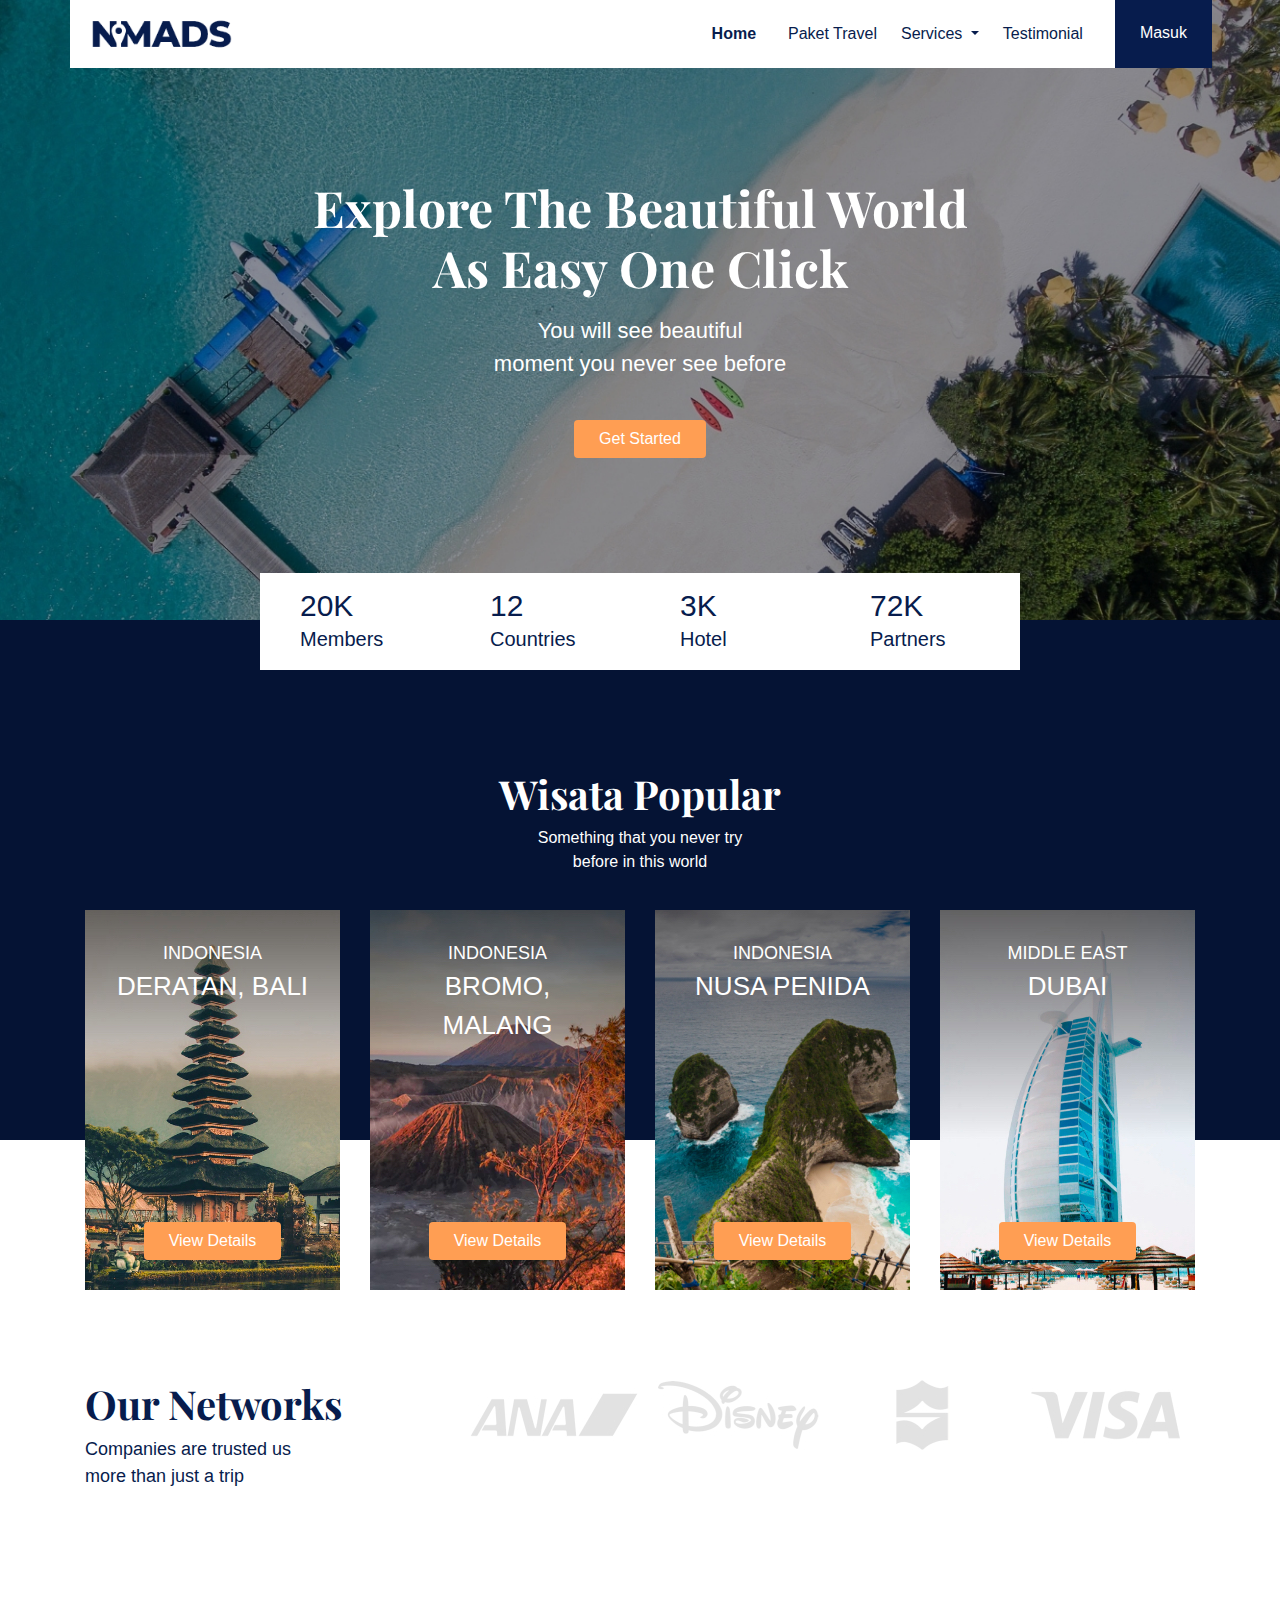
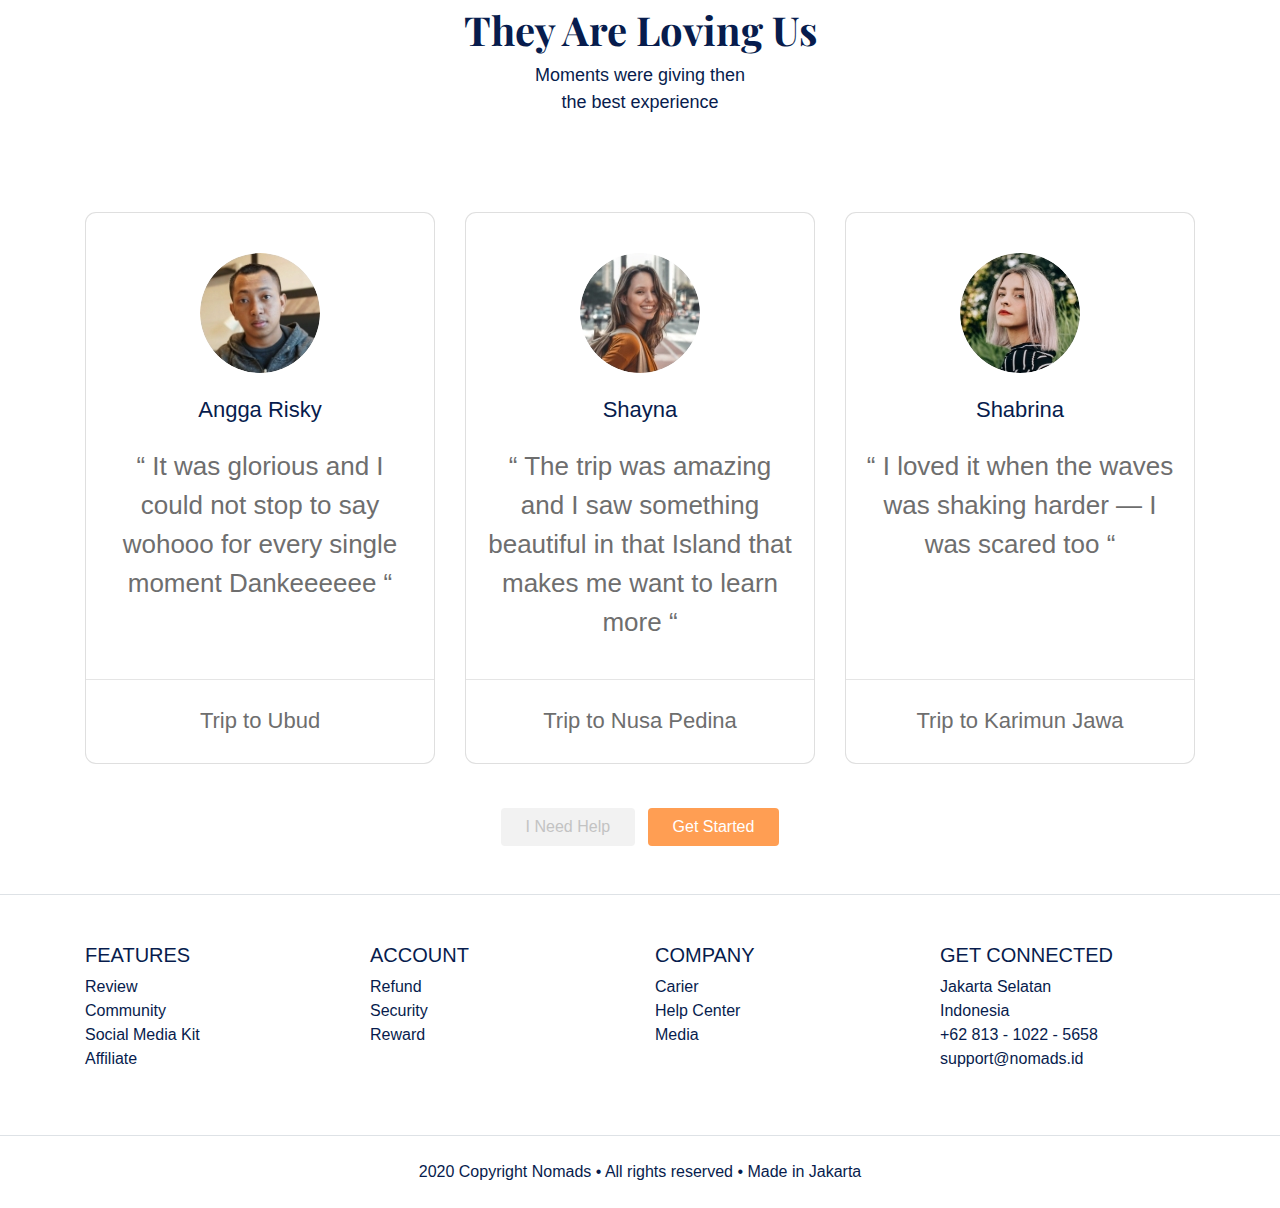
<file: template/index.html>
<!DOCTYPE html>
<html lang="en">
<head>
    <meta charset="UTF-8">
    <meta name="viewport" content="width=device-width, initial-scale=1.0">
    <title>BWA ~ Fullstack Web Development</title>
    <link rel="stylesheet" href="frontend/libraries/bootstrap/css/bootstrap.css"></link>
    <link href="https://fonts.googleapis.com/css2?family=Assistant:wght@200;300;400;600;700;800&family=Playfair+Display:ital,wght@0,400;0,500;0,600;0,700;0,800;0,900;1,400;1,500;1,600;1,700;1,800;1,900&display=swap" rel="stylesheet">
    <link rel="stylesheet" href="frontend/styles/main.css"> 
</head>
<body>
    <!-- Navbar -->
    <div class="container">
        <nav class="row navbar navbar-expand-lg navbar-light bg-white">
            <a href="#" class="navbar-brand">
              <img src="frontend/images/logo_nomads.png" alt="">  
            </a>
            <!-- <button class="navbar-toggler navbar-toggler-right" type="button" data-toggle="collapse" data-target="#navb">
                <span class="navbar-toggler-icon"></span>
            </button> -->
            <button
            class="navbar-toggler navbar-toggler-right"
            type="button"
            data-toggle="collapse"
            data-target="#navb"
          >
            <span class="navbar-toggler-icon"></span>
          </button>
            <!-- Menu -->
            <div class="collapse navbar-collapse" id="navb">
                <ul class="navbar-nav ml-auto mr-3">
                    <li class="nav-item mx-md-2">
                        <a href="#" class="nav-link active">Home </a>
                    </li>
                    <li class="nav-item mx-md-2">
                        <a href="#" class="nav-link">Paket Travel </a>
                    </li>
                    <li class="nav-item dropdown">
                        <a href="#" class="nav-link dropdown-toggle" id="navbardrop" data-toggle="dropdown">Services </a>
                        <div class="dropdown-menu">
                            <a href="#" class="dropdown-item"> Passport </a>
                            <a href="#" class="dropdown-item"> Visa </a>
                        </div>
                    </li>
                    <li class="nav-item mx-md-2">
                        <a href="#" class="nav-link">Testimonial </a>
                    </li>
                </ul>
                 <!-- Mobile button -->
                 <form class="form-inline d-sm-block d-md-none">
                    <button class="btn btn-login my-2 my-sm-0 px-4">
                        Masuk
                    </button>
                </form>
                <!-- dekstop button -->
                <form class="form-inline my-2 my-lg-0 d-none d-md-block">
                    <button class="btn btn-login btn-navbar-right my-2 my-sm-0 px-4">
                        Masuk
                    </button>
                </form>
            </div>  
        </nav>
    </div>

    <!-- Header -->
    <header class="text-center">
        <h1>Explore The Beautiful World
            <br>
            As Easy One Click
        </h1>
        <p class="mt-3">You will see beautiful
            <br>
            moment you never see before
        </p>
        <a href="#" class="btn btn-get-started px-4 mt-4"> Get Started </a>
    </header>

    <main> 
        <div class="container">
            <!-- Statistics -->
            <section class="section-stats row justify-content-center" id="stats">
                <div class="col-3 col-md-2 stats-detail">
                    <h2> 20K </h2>
                    <p> Members </p>
                </div>
                <div class="col-3 col-md-2 stats-detail">
                    <h2> 12 </h2>
                    <p> Countries </p>
                </div>
                <div class="col-3 col-md-2 stats-detail">
                    <h2> 3K </h2>
                    <p> Hotel </p>
                </div>
                <div class="col-3 col-md-2 stats-detail">
                    <h2> 72K </h2>
                    <p> Partners </p>
                </div>
            </section>
        </div>

        <!-- Wisata -->
        <section class="section-popular" id="popular">
            <div class="container">
                <div class="row">
                    <div class="col text-center section-popular-heading">
                        <h2> Wisata Popular </h2>
                        <p>
                            Something that you never try 
                            <br>
                            before in this world
                        </p>
                    </div>
                </div>
            </div>
        </section>
        
        <!-- Card untuk Tempat Wisata -->
        <section class="section-popular-content" id="popularcontent">
            <div class="container">
                <div class="section-popular-travel row justify-content-center">
                    <div class="col-sm-6 col-md-4 col-lg-3">
                        <div class="card-travel text-center d-flex flex-column" style="background-image: url('frontend/images/travel-1.jpg');">
                            <div class="travel-country"> INDONESIA </div>
                            <div class="travel-location"> DERATAN, BALI </div>
                            <div class="travel-button mt-auto ">
                                <a href="details.html" class="btn btn-travel-details px-4"> View Details</a>
                            </div>
                        </div>
                    </div>
                    <div class="col-sm-6 col-md-4 col-lg-3">
                        <div class="card-travel text-center d-flex flex-column" style="background-image: url('frontend/images/travel-2.jpg');">
                            <div class="travel-country"> INDONESIA </div>
                            <div class="travel-location"> BROMO, MALANG </div>
                            <div class="travel-button mt-auto ">
                                <a href="details.html" class="btn btn-travel-details px-4"> View Details</a>
                            </div>
                        </div>
                    </div>
                    <div class="col-sm-6 col-md-4 col-lg-3">
                        <div class="card-travel text-center d-flex flex-column" style="background-image: url('frontend/images/travel-3.jpg');">
                            <div class="travel-country"> INDONESIA </div>
                            <div class="travel-location"> NUSA PENIDA </div>
                            <div class="travel-button mt-auto ">
                                <a href="details.html" class="btn btn-travel-details px-4"> View Details</a>
                            </div>
                        </div>
                    </div>
                    <div class="col-sm-6 col-md-4 col-lg-3">
                        <div class="card-travel text-center d-flex flex-column" style="background-image: url('frontend/images/travel-4.jpg');">
                            <div class="travel-country"> MIDDLE EAST </div>
                            <div class="travel-location"> DUBAI </div>
                            <div class="travel-button mt-auto ">
                                <a href="details.html" class="btn btn-travel-details px-4"> View Details</a>
                            </div>
                        </div>
                    </div>
                </div>
            </div>
        </section>

        <!-- Networks -->
        <section class="section-networks" id="networks">
            <div class="container">
                <div class="row">
                    <div class="col-md-4">
                        <h2> Our Networks</h2>
                        <p>
                            Companies are trusted us
                            <br>
                            more than just a trip
                        </p>
                    </div>
                    <div class="col-md-8 text-center">
                        <img src="frontend/images/logos_partner.jpg" alt="Logo Partner" class="img-partner">
                    </div>
                </div>
            </div>
        </section>

        <!-- Testimonials Heading-->
        <section class="section-testimonial-heading" id="testimonialsHeading">
            <div class="container">
                <div class="row">
                    <div class="col text-center">
                        <h2> They Are Loving Us </h2>
                        <p>
                            Moments were giving then 
                            <br>
                            the best experience
                        </p>
                    </div>
                </div>
            </div>
        </section>

        <!-- Card untuk Testimonial Content -->
        <section class="section section-testimonial-content" id="testiomialContent">
            <div class="container">
                <!-- Card untuk isi Testimonial -->
                <div class="section-popular-travel row justify-content-center">
                    <div class="col-sm-6 col-md-6 col-lg-4">
                        <div class="card card-testimonial text-center">
                            <div class="testimonial-content">
                                <img src="frontend/images/testimonial4.jpg" alt="User" class="mb-4 rounded-circle">
                                <h3 class="mb-4"> Angga Risky</h3>
                                <p class="testimonial">
                                    “ It was glorious and I could 
                                    not stop to say wohooo for 
                                    every single moment
                                    Dankeeeeee “
                                </p>
                            </div>
                            <hr>
                            <p class="trip-to mt-2">
                                Trip to Ubud
                            </p>
                        </div>
                    </div>
                    <div class="col-sm-6 col-md-6 col-lg-4">
                        <div class="card card-testimonial text-center">
                            <div class="testimonial-content">
                                <img src="frontend/images/testimonial2.jpg" alt="User" class="mb-4 rounded-circle">
                                <h3 class="mb-4"> Shayna </h3>
                                <p class="testimonial">
                                    “ The trip was amazing and
                                    I saw something beautiful in
                                    that Island that makes me
                                    want to learn more “
                                </p>
                            </div>
                            <hr>
                            <p class="trip-to mt-2">
                                Trip to Nusa Pedina
                            </p>
                        </div>
                    </div>
                    <div class="col-sm-6 col-md-6 col-lg-4">
                        <div class="card card-testimonial text-center">
                            <div class="testimonial-content">
                                <img src="frontend/images/testimonial3.jpg" alt="User" class="mb-4 rounded-circle">
                                <h3 class="mb-4"> Shabrina </h3>
                                <p class="testimonial">
                                    “ I loved it when the waves
                                    was shaking harder — I was
                                    scared too “
                                </p>
                            </div>
                            <hr>
                            <p class="trip-to mt-2">
                                Trip to Karimun Jawa
                            </p>
                        </div>
                    </div>
                </div>

                <!-- Untuk Button Get Started dan I Need Help -->
                <div class="row">
                    <div class="col-12 text-center">
                        <a class="btn btn-need-help px-4 mt-4 mx-1" href="#">
                            I Need Help
                        </a>
                    <!-- </div>
                    <div class="col-12 text-center"> -->
                        <a class="btn btn-get-started px-4 mt-4 mx-1" href="#">
                            Get Started
                        </a>
                    </div>
                </div>
            </div>
        </section>
    </main>

    <!-- Footer -->
    <footer class="section-footer mt-5 mb-4 border-top">
        <div class="container pt-5 pb-5">
            <div class="row justify-content-center">
                <div class="col-12">
                    <div class="row">
                        <div class="col-12 col-lg-3">
                            <h5> FEATURES </h5>
                            <ul class="list-unstyled">
                                <li><a href="#" class=""> Review </a></li>
                                <li><a href="#" class=""> Community </a></li>
                                <li><a href="#" class=""> Social Media Kit</a></li>
                                <li><a href="#" class=""> Affiliate</a></li>
                            </ul>
                        </div>
                        <div class="col-12 col-lg-3">
                            <h5> ACCOUNT </h5>
                            <ul class="list-unstyled">
                                <li><a href="#" class=""> Refund </a></li>
                                <li><a href="#" class=""> Security </a></li>
                                <li><a href="#" class=""> Reward </a></li>
                            </ul>
                        </div>
                        <div class="col-12 col-lg-3">
                            <h5> COMPANY </h5>
                            <ul class="list-unstyled">
                                <li><a href="#" class=""> Carier </a></li>
                                <li><a href="#" class=""> Help Center </a></li>
                                <li><a href="#" class=""> Media </a></li>
                            </ul>
                        </div>
                        <div class="col-12 col-lg-3">
                            <h5> GET CONNECTED </h5>
                            <ul class="list-unstyled">
                                <li><a href="#" class=""> Jakarta Selatan </a></li>
                                <li><a href="#" class=""> Indonesia </a></li>
                                <li><a href="#" class=""> +62 813 - 1022 - 5658</a></li>
                                <li><a href="#" class=""> support@nomads.id</a></li>
                            </ul>
                        </div>
                    </div>
                </div>
            </div>
        </div>

        <!-- Copyright -->
        <div class="container-fluid">
            <div class="row border-top justify-content-center align-items-center pt-4">
                <div class="col-auto text-gray-500 font-weight-light">
                    2020 Copyright Nomads • All rights reserved • Made in Jakarta
                </div>
            </div>
        </div>
    </footer>


    <script src="frontend/libraries/jquery/jquery-3.5.1.min.js"></script>
    <script src="frontend/libraries/bootstrap/js/bootstrap.js"></script>
    <script src="frontend/libraries/retina/retina.min.js"></script>         
    <!-- retina untuk membuat gambar lebih tajam saja -->
</body>
</html>
</file>
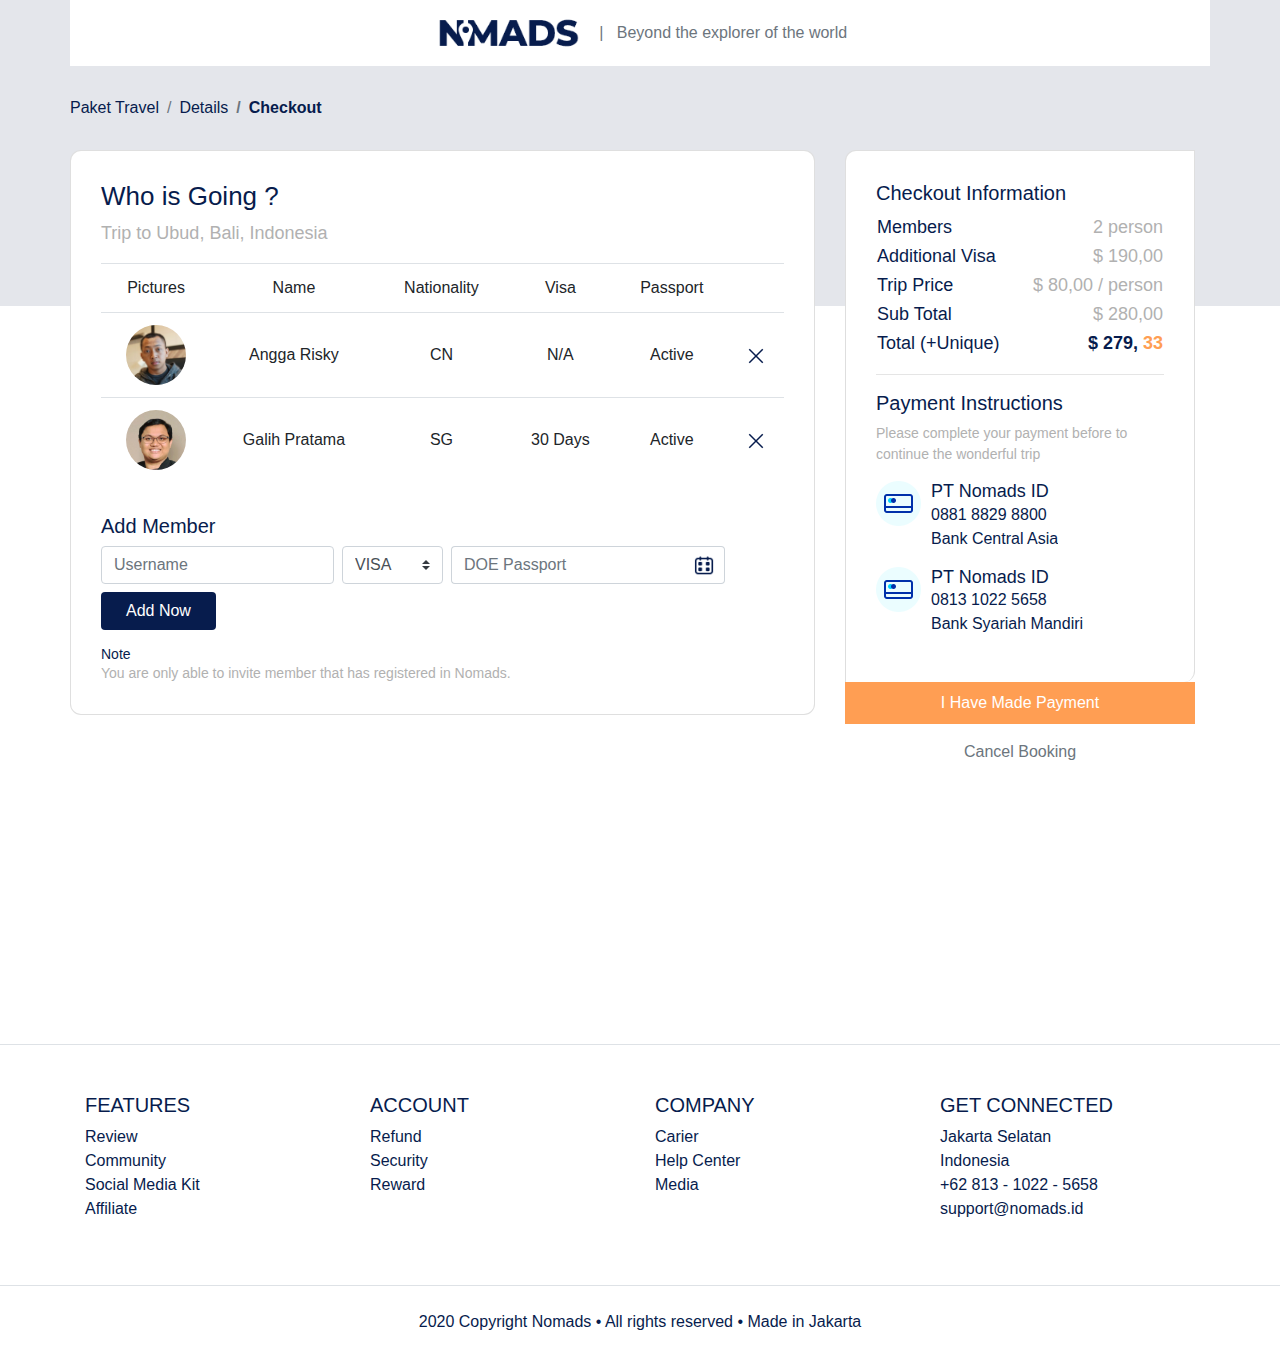
<file: template/checkout.html>
<!DOCTYPE html>
<html lang="en">
<head>
    <meta charset="UTF-8">
    <meta name="viewport" content="width=device-width, initial-scale=1.0">
    <title>BWA ~ Fullstack Web Development</title>
    <link rel="stylesheet" href="frontend/libraries/bootstrap/css/bootstrap.css"></link>
    <link rel="stylesheet" href="frontend/libraries/xzoom/xzoom.css">
    <link rel="stylesheet" href="frontend/libraries/gijgo/combined/css/gijgo.min.css">
    <link href="https://fonts.googleapis.com/css2?family=Assistant:wght@200;300;400;600;700;800&family=Playfair+Display:ital,wght@0,400;0,500;0,600;0,700;0,800;0,900;1,400;1,500;1,600;1,700;1,800;1,900&display=swap" rel="stylesheet">
    <link rel="stylesheet" href="frontend/styles/main.css"> 
</head>
<body>
    <!-- Navbar -->
    <div class="container">
        <nav class="row navbar navbar-expand-lg navbar-light bg-white">
           <div class="navbar-nav ml-auto mr-auto mr-sm-auto mr-lg-0 mr-md-auto">
               <a href="index.html" class="navbar-brand">
                   <img src="frontend/images/logo_nomads.png" alt="">
               </a>
           </div>
           <ul class="navbar-nav mr-auto d-none d-lg-block">
               <li>
                   <span class="text-muted">        
                       <!-- text-muted untuk membuat tulisan jadi abu2 -->
                    | &nbsp; Beyond the explorer of the world
               </span>
            </li>
           </ul>
        </nav>
    </div>

    <main>
        <section class="section-details-header">        
        </section>
            <section class="section-details-content">
                <div class="container">

                    <!-- Breadcrumbs yang menandakan sedang di halaman apa -> Paket Travel / Details -->
                    <div class="row">
                        <div class="col p-0">
                            <nav>
                                <ol class="breadcrumb">
                                    <li class="breadcrumb-item">
                                        Paket Travel
                                    </li>
                                    <li class="breadcrumb-item">
                                        Details
                                    </li>
                                    <li class="breadcrumb-item active">
                                        Checkout
                                    </li>
                                </ol>
                            </nav>
                        </div>
                    </div>
                    <div class="row">
                        <div class="col-lg-8 pl-lg-0">
                            <div class="card card-details">
                                <h1> Who is Going ? </h1>
                                <p> Trip to Ubud, Bali, Indonesia</p>
                                <div class="attendee">
                                    <table class="table table-responsive-sm text-center">
                                        <thead>
                                            <tr>
                                                <td> Pictures </td>
                                                <td> Name </td>
                                                <td> Nationality </td>
                                                <td> Visa </td>
                                                <td> Passport </td>
                                                <td>  </td>
                                            </tr>
                                        </thead>
                                        <tbody>
                                            <tr>
                                                <td>
                                                    <img src="frontend/images/checkout.png" alt="" height="60">
                                                </td>
                                                <td class="align-middle"> Angga Risky </td>
                                                <td class="align-middle"> CN </td>
                                                <td class="align-middle"> N/A </td>
                                                <td class="align-middle"> Active </td>
                                                <td class="align-middle">
                                                    <a href="#">
                                                        <img src="frontend/images/ic_remove.png" alt="">
                                                    </a>
                                                </td>
                                            </tr>
                                            <tr>
                                                <td>
                                                    <img src="frontend/images/checkout1.png" alt="" height="60">
                                                </td>
                                                <td class="align-middle"> Galih Pratama </td>
                                                <td class="align-middle"> SG </td>
                                                <td class="align-middle"> 30 Days </td>
                                                <td class="align-middle"> Active </td>
                                                <td class="align-middle">
                                                    <a href="#">
                                                        <img src="frontend/images/ic_remove.png" alt="">
                                                    </a>
                                                </td>
                                            </tr>
                                        </tbody>
                                    </table>
                                </div>
                                <div class="member mt-3">
                                    <h2> Add Member </h2>
                                    <form action="#" class="form-inline">
                                        <label for="inputUsername" class="sr-only"> Name </label>
                                        <input type="text" name="inputUsername" class="form-control mb-2 mr-sm-2" id="inputUsername" placeholder="Username">

                                        <label for="inputVisa" class="sr-only"> Visa  </label>
                                        <select name="inputVisa" id="inputVisa" class="custom-select mb-2 mr-sm-2">
                                            <option value="VISA" selected> VISA </option>
                                            <option value="30 Days"> 30 Days </option>
                                            <option value="N/A"> N/A </option>
                                        </select>

                                        <label for="doePassport" class="sr-only"> DOE Passport</label>
                                        <div class="input-group mb-2 mr-sm-2">
                                            <input
                                            type="text"
                                            class="form-control datepicker"
                                            id="doePassport"
                                            placeholder="DOE Passport"
                                            />
                                        </div>

                                        <button type="submit" class="btn btn-add-now mb-2 px-4">
                                            Add Now
                                        </button>
                                    </form>

                                    <h3 class="mt-2 mb-0"> Note </h3>
                                    <p class="disclaimer mb-0">
                                        You are only able to invite member that has registered in Nomads.
                                    </p>
                                </div>
                            </div>
                        </div>

                        <!-- Card sebelah kanan -->
                        <div class="col-lg-4">
                            <div class="card card-details card-right">
                                <h2>Checkout Information</h2>
                                <table class="trip-informations">
                                    <tr>
                                        <th  width="50%">Members</th>
                                        <td width="50%" class="text-right">2 person</td>
                                    </tr>
                                    <tr>
                                        <th width="50%">Additional Visa</th>
                                        <td width="50%" class="text-right">$ 190,00</td>
                                    </tr>
                                    <tr>
                                        <th width="50%">Trip Price</th>
                                        <td width="50%" class="text-right">$ 80,00 / person</td>
                                    </tr>
                                    <tr>
                                        <th width="50%">Sub Total</th>
                                        <td width="50%" class="text-right">$ 280,00</td>
                                    </tr>
                                    <tr>
                                        <th width="50%">Total (+Unique)</th>
                                        <td width="50%" class="text-right text-total">
                                            <span class="text-blue">$ 279,</span>
                                            <span class="text-orange">33</span>
                                        </td>
                                    </tr>
                                </table>
                                <hr>
                                <h2> Payment Instructions </h2>
                                <p class="payment-instructions">Please complete your payment before to continue the wonderful trip</p>
                                <div class="bank">
                                    <div class="bank-item pb-3">
                                        <img src="frontend/images/ic_bank.png" alt="" class="bank-image">
                                        <div class="description">
                                            <h3>PT Nomads ID</h3>
                                            <p>
                                                0881 8829 8800
                                                <br />
                                                Bank Central Asia
                                            </p>
                                        </div>
                                        <div class="clearfix"></div>
                                    </div>
                                    <div class="bank-item pb-3">
                                        <img src="frontend/images/ic_bank.png" alt="" class="bank-image">
                                        <div class="description">
                                            <h3>PT Nomads ID</h3>
                                            <p>
                                                0813 1022 5658 
                                                <br />
                                                Bank Syariah Mandiri
                                            </p>
                                        </div>
                                        <div class="clearfix"></div>
                                    </div>
                                <!-- </div> -->
                                </div>
                            </div>
                            <div class="join-container">
                                <a href="success.html" class="btn btn-block btn-join-now mt-3 py-2">
                                    I Have Made Payment
                                </a>
                            </div>

                            <div class="text-center mt-3">
                                <a href="details.html" class="text-muted"> Cancel Booking </a>
                            </div>
                        </div>
                    </div>
                </div>
            </section>
    </main>

    <!-- Footer -->
    <footer class="section-footer mt-5 mb-4 border-top">
        <div class="container pt-5 pb-5">
            <div class="row justify-content-center">
                <div class="col-12">
                    <div class="row">
                        <div class="col-12 col-lg-3">
                            <h5> FEATURES </h5>
                            <ul class="list-unstyled">
                                <li><a href="#" class=""> Review </a></li>
                                <li><a href="#" class=""> Community </a></li>
                                <li><a href="#" class=""> Social Media Kit</a></li>
                                <li><a href="#" class=""> Affiliate</a></li>
                            </ul>
                        </div>
                        <div class="col-12 col-lg-3">
                            <h5> ACCOUNT </h5>
                            <ul class="list-unstyled">
                                <li><a href="#" class=""> Refund </a></li>
                                <li><a href="#" class=""> Security </a></li>
                                <li><a href="#" class=""> Reward </a></li>
                            </ul>
                        </div>
                        <div class="col-12 col-lg-3">
                            <h5> COMPANY </h5>
                            <ul class="list-unstyled">
                                <li><a href="#" class=""> Carier </a></li>
                                <li><a href="#" class=""> Help Center </a></li>
                                <li><a href="#" class=""> Media </a></li>
                            </ul>
                        </div>
                        <div class="col-12 col-lg-3">
                            <h5> GET CONNECTED </h5>
                            <ul class="list-unstyled">
                                <li><a href="#" class=""> Jakarta Selatan </a></li>
                                <li><a href="#" class=""> Indonesia </a></li>
                                <li><a href="#" class=""> +62 813 - 1022 - 5658</a></li>
                                <li><a href="#" class=""> support@nomads.id</a></li>
                            </ul>
                        </div>
                    </div>
                </div>
            </div>
        </div>

        <!-- Copyright -->
        <div class="container-fluid">
            <div class="row border-top justify-content-center align-items-center pt-4">
                <div class="col-auto text-gray-500 font-weight-light">
                    2020 Copyright Nomads • All rights reserved • Made in Jakarta
                </div>
            </div>
        </div>
    </footer>


    <script src="frontend/libraries/jquery/jquery-3.5.1.min.js"></script>
    <script src="frontend/libraries/bootstrap/js/bootstrap.js"></script>
    <script src="frontend/libraries/retina/retina.min.js"></script>         
    <!-- retina untuk membuat gambar lebih tajam saja -->
    <script src="frontend/libraries/xzoom/xzoom.min.js"></script>
    <!-- xzoom untuk buat gambar besar pada detail, dan script dibawah ini untuk memanggil xzoom -->
    <script src="frontend/libraries/gijgo/combined/js/gijgo.min.js"></script>
    
    <script>
        $(document).ready(function() {
            $('.xzoom, .xzoom-gallery').xzoom({
                zoomWidth: 500,
                title: false,
                tint: '#333',
                Xoffset: 15
            });

            $('.datepicker').datepicker({
                uiLibrary: 'bootstrap4',
                icons: {
                    rightIcon: '<img src="frontend/images/ic_doe.png" alt="" />'
                }
            });

        });
    </script>
</body>
</html>
</file>
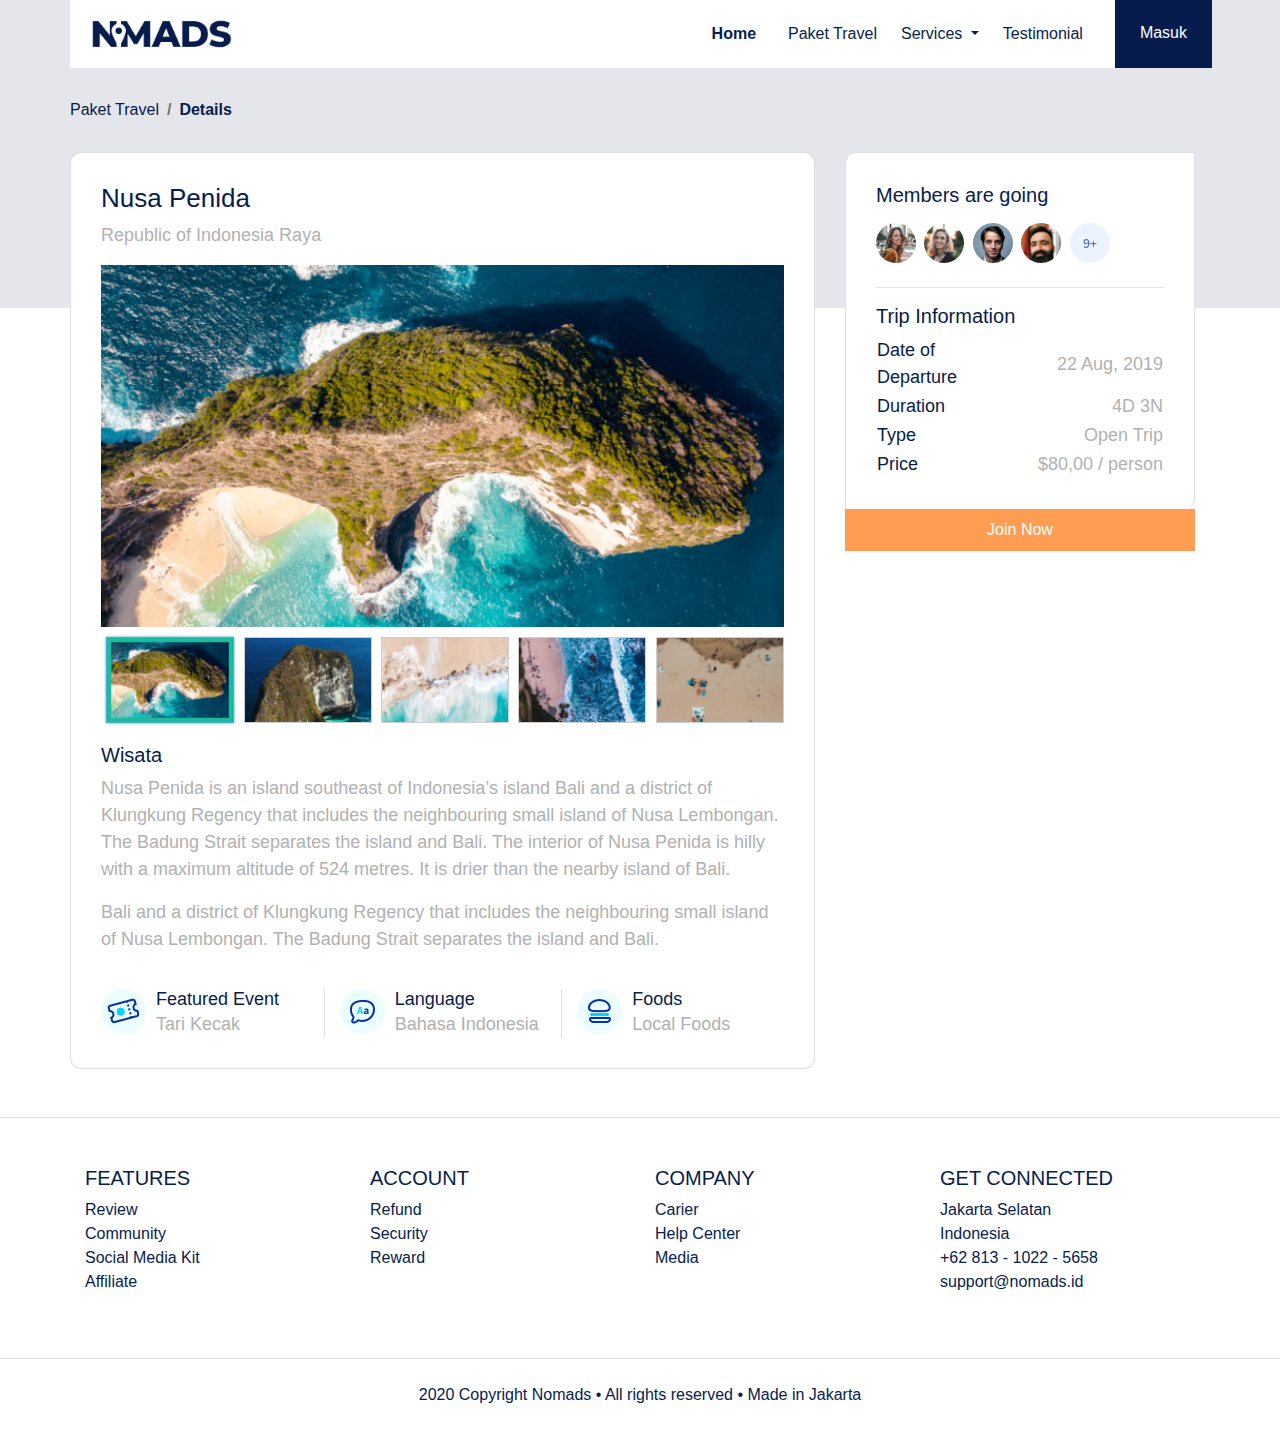
<file: template/details.html>
<!DOCTYPE html>
<html lang="en">
<head>
    <meta charset="UTF-8">
    <meta name="viewport" content="width=device-width, initial-scale=1.0">
    <title>BWA ~ Fullstack Web Development</title>
    <link rel="stylesheet" href="frontend/libraries/bootstrap/css/bootstrap.css"></link>
    <link rel="stylesheet" href="frontend/libraries/xzoom/xzoom.css">
    <link href="https://fonts.googleapis.com/css2?family=Assistant:wght@200;300;400;600;700;800&family=Playfair+Display:ital,wght@0,400;0,500;0,600;0,700;0,800;0,900;1,400;1,500;1,600;1,700;1,800;1,900&display=swap" rel="stylesheet">
    <link rel="stylesheet" href="frontend/styles/main.css"> 
</head>
<body>
    <!-- Navbar -->
    <div class="container">
        <nav class="row navbar navbar-expand-lg navbar-light bg-white">
            <a href="#" class="navbar-brand">
              <img src="frontend/images/logo_nomads.png" alt="">  
            </a>
            <!-- <button class="navbar-toggler navbar-toggler-right" type="button" data-toggle="collapse" data-target="#navb">
                <span class="navbar-toggler-icon"></span>
            </button> -->
            <button
            class="navbar-toggler navbar-toggler-right"
            type="button"
            data-toggle="collapse"
            data-target="#navb"
          >
            <span class="navbar-toggler-icon"></span>
          </button>
            <!-- Menu -->
            <div class="collapse navbar-collapse" id="navb">
                <ul class="navbar-nav ml-auto mr-3">
                    <li class="nav-item mx-md-2">
                        <a href="#" class="nav-link active">Home </a>
                    </li>
                    <li class="nav-item mx-md-2">
                        <a href="#" class="nav-link">Paket Travel </a>
                    </li>
                    <li class="nav-item dropdown">
                        <a href="#" class="nav-link dropdown-toggle" id="navbardrop" data-toggle="dropdown">Services </a>
                        <div class="dropdown-menu">
                            <a href="#" class="dropdown-item"> Passport </a>
                            <a href="#" class="dropdown-item"> Visa </a>
                        </div>
                    </li>
                    <li class="nav-item mx-md-2">
                        <a href="#" class="nav-link">Testimonial </a>
                    </li>
                </ul>
                 <!-- Mobile button -->
                 <form class="form-inline d-sm-block d-md-none">
                    <button class="btn btn-login my-2 my-sm-0 px-4">
                        Masuk
                    </button>
                </form>
                <!-- dekstop button -->
                <form class="form-inline my-2 my-lg-0 d-none d-md-block">
                    <button class="btn btn-login btn-navbar-right my-2 my-sm-0 px-4">
                        Masuk
                    </button>
                </form>
            </div>  
        </nav>
    </div>

    <main>
        <section class="section-details-header">        
        </section>
            <section class="section-details-content">
                <div class="container">

                    <!-- Breadcrumbs yang menandakan sedang di halaman apa -> Paket Travel / Details -->
                    <div class="row">
                        <div class="col p-0">
                            <nav>
                                <ol class="breadcrumb">
                                    <li class="breadcrumb-item">
                                        Paket Travel
                                    </li>
                                    <li class="breadcrumb-item active">
                                        Details
                                    </li>
                                </ol>
                            </nav>
                        </div>
                    </div>
                    <div class="row">
                        <!-- Card sebelah kiri, include foto dan content. XZoom digunakan disini -->
                        <div class="col-lg-8 pl-lg-0">
                            <div class="card card-details">
                                <h1> Nusa Penida </h1>
                                <p> Republic of Indonesia Raya</p>
                                <div class="gallery">
                                    <div class="xzoom-container">
                                        <img src="frontend/images/detail.png" alt="" class="xzoom" id="xzoom-default" xoriginal="frontend/images/detail.png">
                                    </div>
                                    <div class="xzoom-thumbs">
                                        <a href="frontend/images/detail1.png" class="">
                                            <img src="frontend/images/detail1.png" alt="" class="xzoom-gallery" width="128" xpreview="frontend/images/detail1.png">
                                        </a>
                                        <a href="frontend/images/detail2.png" class="">
                                            <img src="frontend/images/detail2.png" alt="" class="xzoom-gallery" width="128" xpreview="frontend/images/detail2.png">
                                        </a>
                                        <a href="frontend/images/detail3.png" class="">
                                            <img src="frontend/images/detail3.png" alt="" class="xzoom-gallery" width="128" xpreview="frontend/images/detail3.png">
                                        </a>
                                        <a href="frontend/images/detail4.png" class="">
                                            <img src="frontend/images/detail4.png" alt="" class="xzoom-gallery" width="128" xpreview="frontend/images/detail4.png">
                                        </a>
                                        <a href="frontend/images/detail5.png" class="">
                                            <img src="frontend/images/detail5.png" alt="" class="xzoom-gallery" width="128" xpreview="frontend/images/detail5.png">
                                        </a>
                                    </div>
                                </div>
                                <h2> Wisata </h2>
                                <p>
                                    Nusa Penida is an island southeast of Indonesia’s island Bali and a district of Klungkung Regency that includes the neighbouring small island of Nusa Lembongan. The Badung Strait separates the island and Bali. The interior of Nusa Penida is hilly with a maximum altitude of 524 metres. It is drier than the nearby island of Bali.
                                </p>
                                <p> 
                                    Bali and a district of Klungkung Regency that includes the neighbouring small island of Nusa Lembongan. The Badung Strait separates the island and Bali.
                                </p>
                                <div class="features row">
                                    <div class="col-md-4">
                                        <img src="frontend/images/ic_event.png" alt="" class="features-image">
                                        <div class="description">
                                            <h3> Featured Event</h3>
                                            <p> Tari Kecak </p>
                                        </div>
                                    </div>
                                    <div class="col-md-4 border-left">
                                        <img src="frontend/images/ic_language.png" alt="" class="features-image">
                                        <div class="description">
                                            <h3> Language </h3>
                                            <p> Bahasa Indonesia </p>
                                        </div>
                                    </div>
                                    <div class="col-md-4 border-left">
                                        <img src="frontend/images/ic_foods.png" alt="" class="features-image">
                                        <div class="description">
                                            <h3> Foods </h3>
                                            <p> Local Foods </p>
                                        </div>
                                    </div>
                                </div>
                            </div>
                        </div>

                        <!-- Card sebelah kanan -->
                        <div class="col-lg-4">
                            <div class="card card-details card-right">
                                <h2 class=""> Members are going </h2>
                                <div class="members my-2">
                                    <img src="frontend/images/member1.png" alt="" class="member-image mr-1">
                                    <img src="frontend/images/member2.png" alt="" class="member-image mr-1">
                                    <img src="frontend/images/member3.png" alt="" class="member-image mr-1">
                                    <img src="frontend/images/member4.png" alt="" class="member-image mr-1">
                                    <img src="frontend/images/member5.png" alt="" class="member-image mr-1">
                                </div>
                                <hr>
                                <h2 class=""> Trip Information </h2>
                                <table class="trip-informations">
                                    <tr>
                                        <th width="50%">Date of Departure</th>
                                        <td width="50%" class="text-right">22 Aug, 2019</td>
                                    </tr>
                                    <tr>
                                        <th width="50%">Duration</th>
                                        <td width="50%" class="text-right">4D 3N</td>
                                    </tr>
                                    <tr>
                                        <th width="50%">Type</th>
                                        <td width="50%" class="text-right">Open Trip</td>
                                    </tr>
                                    <tr>
                                        <th width="50%">Price</th>
                                        <td width="50%" class="text-right">$80,00 / person</td>
                                    </tr>
                                </table>
                            </div>
                            <div class="join-container">
                                <a href="checkout.html" class="btn btn-block btn-join-now mt-3 py-2">
                                    Join Now
                                </a>
                            </div>
                        </div>
                    </div>
                </div>
            </section>
    </main>

    <!-- Footer -->
    <footer class="section-footer mt-5 mb-4 border-top">
        <div class="container pt-5 pb-5">
            <div class="row justify-content-center">
                <div class="col-12">
                    <div class="row">
                        <div class="col-12 col-lg-3">
                            <h5> FEATURES </h5>
                            <ul class="list-unstyled">
                                <li><a href="#" class=""> Review </a></li>
                                <li><a href="#" class=""> Community </a></li>
                                <li><a href="#" class=""> Social Media Kit</a></li>
                                <li><a href="#" class=""> Affiliate</a></li>
                            </ul>
                        </div>
                        <div class="col-12 col-lg-3">
                            <h5> ACCOUNT </h5>
                            <ul class="list-unstyled">
                                <li><a href="#" class=""> Refund </a></li>
                                <li><a href="#" class=""> Security </a></li>
                                <li><a href="#" class=""> Reward </a></li>
                            </ul>
                        </div>
                        <div class="col-12 col-lg-3">
                            <h5> COMPANY </h5>
                            <ul class="list-unstyled">
                                <li><a href="#" class=""> Carier </a></li>
                                <li><a href="#" class=""> Help Center </a></li>
                                <li><a href="#" class=""> Media </a></li>
                            </ul>
                        </div>
                        <div class="col-12 col-lg-3">
                            <h5> GET CONNECTED </h5>
                            <ul class="list-unstyled">
                                <li><a href="#" class=""> Jakarta Selatan </a></li>
                                <li><a href="#" class=""> Indonesia </a></li>
                                <li><a href="#" class=""> +62 813 - 1022 - 5658</a></li>
                                <li><a href="#" class=""> support@nomads.id</a></li>
                            </ul>
                        </div>
                    </div>
                </div>
            </div>
        </div>

        <!-- Copyright -->
        <div class="container-fluid">
            <div class="row border-top justify-content-center align-items-center pt-4">
                <div class="col-auto text-gray-500 font-weight-light">
                    2020 Copyright Nomads • All rights reserved • Made in Jakarta
                </div>
            </div>
        </div>
    </footer>


    <script src="frontend/libraries/jquery/jquery-3.5.1.min.js"></script>
    <script src="frontend/libraries/bootstrap/js/bootstrap.js"></script>
    <script src="frontend/libraries/retina/retina.min.js"></script>         
    <!-- retina untuk membuat gambar lebih tajam saja -->
    <script src="frontend/libraries/xzoom/xzoom.min.js"></script>
    <!-- xzoom untuk buat gambar besar pada detail, dan script dibawah ini untuk memanggil xzoom -->
    <script>
        $(document).ready(function() {
          $('.xzoom, .xzoom-gallery').xzoom({
            zoomWidth: 500,
            title: false,
            tint: '#333',
            Xoffset: 15
          });
        });
    </script>
</body>
</html>
</file>
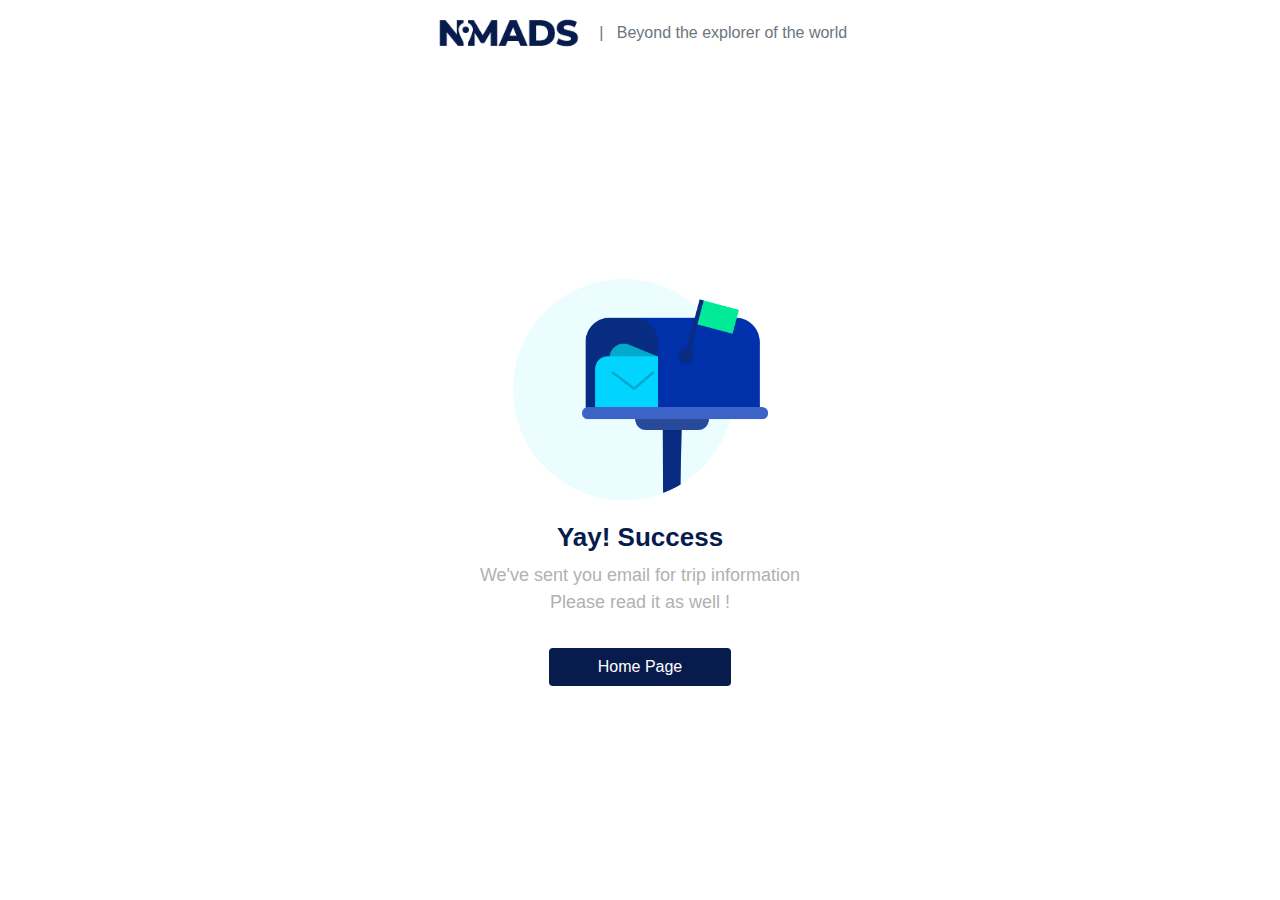
<file: template/success.html>
<!DOCTYPE html>
<html lang="en">
<head>
    <meta charset="UTF-8">
    <meta name="viewport" content="width=device-width, initial-scale=1.0">
    <title>BWA ~ Fullstack Web Development</title>
    <link rel="stylesheet" href="frontend/libraries/bootstrap/css/bootstrap.css"></link>
    <link rel="stylesheet" href="frontend/libraries/xzoom/xzoom.css">
    <link rel="stylesheet" href="frontend/libraries/gijgo/combined/css/gijgo.min.css">
    <link href="https://fonts.googleapis.com/css2?family=Assistant:wght@200;300;400;600;700;800&family=Playfair+Display:ital,wght@0,400;0,500;0,600;0,700;0,800;0,900;1,400;1,500;1,600;1,700;1,800;1,900&display=swap" rel="stylesheet">
    <link rel="stylesheet" href="frontend/styles/main.css"> 
</head>
<body>
    <!-- Navbar -->
    <div class="container">
        <nav class="row navbar navbar-expand-lg navbar-light bg-white">
            <div class="navbar-nav ml-auto mr-auto mr-sm-auto mr-lg-0 mr-md-auto">
                <a href="index.html" class="navbar-brand">
                    <img src="frontend/images/logo_nomads.png" alt="">
                </a>
            </div>
            <ul class="navbar-nav mr-auto d-none d-lg-block">
                <li>
                    <span class="text-muted">        
                        <!-- text-muted untuk membuat tulisan jadi abu2 -->
                    | &nbsp; Beyond the explorer of the world
                    </span>
                </li>
            </ul>
        </nav>
    </div>

    <main>
        <div class="section-success d-flex align-items-center">
            <div class="col text-center">
                <img src="frontend/images/ic_mail.png" alt="">
                <h1>Yay! Success</h1>
                <p> We've sent you email for trip information 
                    <br> 
                    Please read it as well !
                </p>
                <a href="index.html" class="btn btn-home-page mt-3 px-5" > Home Page </a>
            </div>
        </div>
    </main>
  


    <script src="frontend/libraries/jquery/jquery-3.5.1.min.js"></script>
    <script src="frontend/libraries/bootstrap/js/bootstrap.js"></script>
    <script src="frontend/libraries/retina/retina.min.js"></script>         
    <!-- retina untuk membuat gambar lebih tajam saja -->
    <script src="frontend/libraries/xzoom/xzoom.min.js"></script>
    <!-- xzoom untuk buat gambar besar pada detail, dan script dibawah ini untuk memanggil xzoom -->
    <script src="frontend/libraries/gijgo/combined/js/gijgo.min.js"></script>
    
    <script>
        $(document).ready(function() {
            $('.xzoom, .xzoom-gallery').xzoom({
                zoomWidth: 500,
                title: false,
                tint: '#333',
                Xoffset: 15
            });

            $('.datepicker').datepicker({
                uiLibrary: 'bootstrap4',
                icons: {
                    rightIcon: '<img src="frontend/images/ic_doe.png" alt="" />'
                }
            });

        });
    </script>
</body>
</html>
</file>
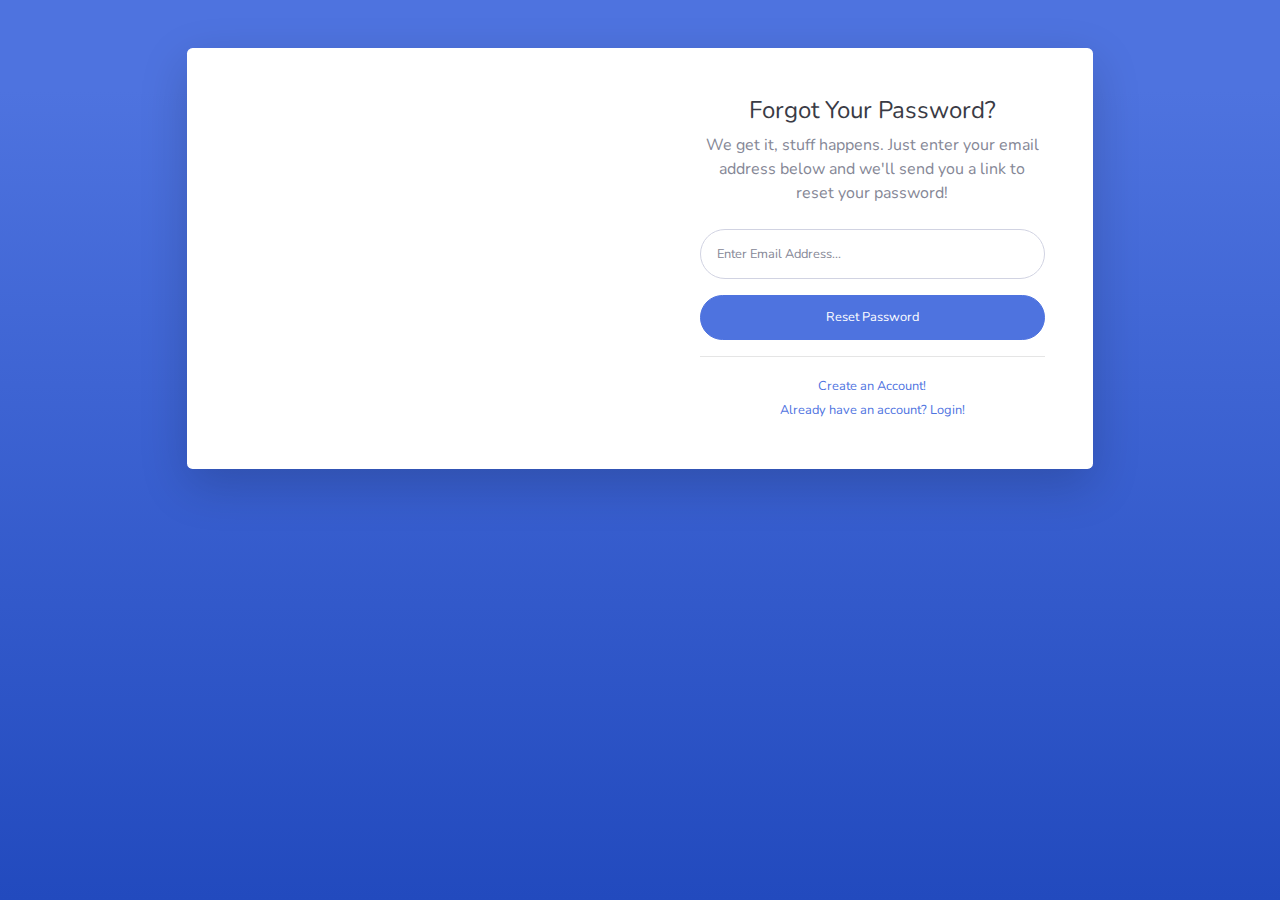
<file: nomads_laravel/public/backend/forgot-password.html>
<!DOCTYPE html>
<html lang="en">

<head>

  <meta charset="utf-8">
  <meta http-equiv="X-UA-Compatible" content="IE=edge">
  <meta name="viewport" content="width=device-width, initial-scale=1, shrink-to-fit=no">
  <meta name="description" content="">
  <meta name="author" content="">

  <title>SB Admin 2 - Forgot Password</title>

  <!-- Custom fonts for this template-->
  <link href="vendor/fontawesome-free/css/all.min.css" rel="stylesheet" type="text/css">
  <link href="https://fonts.googleapis.com/css?family=Nunito:200,200i,300,300i,400,400i,600,600i,700,700i,800,800i,900,900i" rel="stylesheet">

  <!-- Custom styles for this template-->
  <link href="css/sb-admin-2.min.css" rel="stylesheet">

</head>

<body class="bg-gradient-primary">

  <div class="container">

    <!-- Outer Row -->
    <div class="row justify-content-center">

      <div class="col-xl-10 col-lg-12 col-md-9">

        <div class="card o-hidden border-0 shadow-lg my-5">
          <div class="card-body p-0">
            <!-- Nested Row within Card Body -->
            <div class="row">
              <div class="col-lg-6 d-none d-lg-block bg-password-image"></div>
              <div class="col-lg-6">
                <div class="p-5">
                  <div class="text-center">
                    <h1 class="h4 text-gray-900 mb-2">Forgot Your Password?</h1>
                    <p class="mb-4">We get it, stuff happens. Just enter your email address below and we'll send you a link to reset your password!</p>
                  </div>
                  <form class="user">
                    <div class="form-group">
                      <input type="email" class="form-control form-control-user" id="exampleInputEmail" aria-describedby="emailHelp" placeholder="Enter Email Address...">
                    </div>
                    <a href="login.html" class="btn btn-primary btn-user btn-block">
                      Reset Password
                    </a>
                  </form>
                  <hr>
                  <div class="text-center">
                    <a class="small" href="register.html">Create an Account!</a>
                  </div>
                  <div class="text-center">
                    <a class="small" href="login.html">Already have an account? Login!</a>
                  </div>
                </div>
              </div>
            </div>
          </div>
        </div>

      </div>

    </div>

  </div>

  <!-- Bootstrap core JavaScript-->
  <script src="vendor/jquery/jquery.min.js"></script>
  <script src="vendor/bootstrap/js/bootstrap.bundle.min.js"></script>

  <!-- Core plugin JavaScript-->
  <script src="vendor/jquery-easing/jquery.easing.min.js"></script>

  <!-- Custom scripts for all pages-->
  <script src="js/sb-admin-2.min.js"></script>

</body>

</html>
</file>
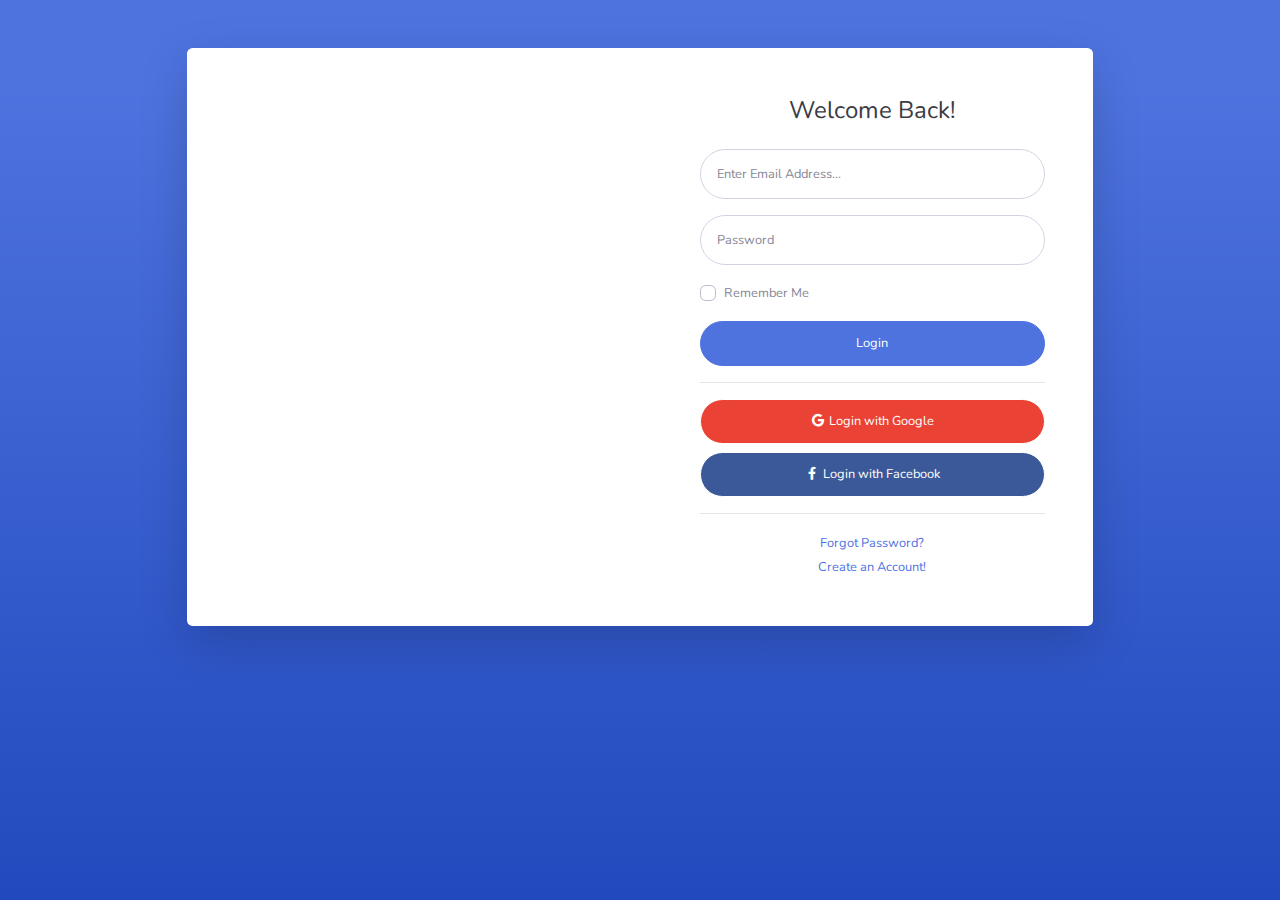
<file: nomads_laravel/public/backend/login.html>
<!DOCTYPE html>
<html lang="en">

<head>

  <meta charset="utf-8">
  <meta http-equiv="X-UA-Compatible" content="IE=edge">
  <meta name="viewport" content="width=device-width, initial-scale=1, shrink-to-fit=no">
  <meta name="description" content="">
  <meta name="author" content="">

  <title>SB Admin 2 - Login</title>

  <!-- Custom fonts for this template-->
  <link href="vendor/fontawesome-free/css/all.min.css" rel="stylesheet" type="text/css">
  <link href="https://fonts.googleapis.com/css?family=Nunito:200,200i,300,300i,400,400i,600,600i,700,700i,800,800i,900,900i" rel="stylesheet">

  <!-- Custom styles for this template-->
  <link href="css/sb-admin-2.min.css" rel="stylesheet">

</head>

<body class="bg-gradient-primary">

  <div class="container">

    <!-- Outer Row -->
    <div class="row justify-content-center">

      <div class="col-xl-10 col-lg-12 col-md-9">

        <div class="card o-hidden border-0 shadow-lg my-5">
          <div class="card-body p-0">
            <!-- Nested Row within Card Body -->
            <div class="row">
              <div class="col-lg-6 d-none d-lg-block bg-login-image"></div>
              <div class="col-lg-6">
                <div class="p-5">
                  <div class="text-center">
                    <h1 class="h4 text-gray-900 mb-4">Welcome Back!</h1>
                  </div>
                  <form class="user">
                    <div class="form-group">
                      <input type="email" class="form-control form-control-user" id="exampleInputEmail" aria-describedby="emailHelp" placeholder="Enter Email Address...">
                    </div>
                    <div class="form-group">
                      <input type="password" class="form-control form-control-user" id="exampleInputPassword" placeholder="Password">
                    </div>
                    <div class="form-group">
                      <div class="custom-control custom-checkbox small">
                        <input type="checkbox" class="custom-control-input" id="customCheck">
                        <label class="custom-control-label" for="customCheck">Remember Me</label>
                      </div>
                    </div>
                    <a href="index.html" class="btn btn-primary btn-user btn-block">
                      Login
                    </a>
                    <hr>
                    <a href="index.html" class="btn btn-google btn-user btn-block">
                      <i class="fab fa-google fa-fw"></i> Login with Google
                    </a>
                    <a href="index.html" class="btn btn-facebook btn-user btn-block">
                      <i class="fab fa-facebook-f fa-fw"></i> Login with Facebook
                    </a>
                  </form>
                  <hr>
                  <div class="text-center">
                    <a class="small" href="forgot-password.html">Forgot Password?</a>
                  </div>
                  <div class="text-center">
                    <a class="small" href="register.html">Create an Account!</a>
                  </div>
                </div>
              </div>
            </div>
          </div>
        </div>

      </div>

    </div>

  </div>

  <!-- Bootstrap core JavaScript-->
  <script src="vendor/jquery/jquery.min.js"></script>
  <script src="vendor/bootstrap/js/bootstrap.bundle.min.js"></script>

  <!-- Core plugin JavaScript-->
  <script src="vendor/jquery-easing/jquery.easing.min.js"></script>

  <!-- Custom scripts for all pages-->
  <script src="js/sb-admin-2.min.js"></script>

</body>

</html>
</file>
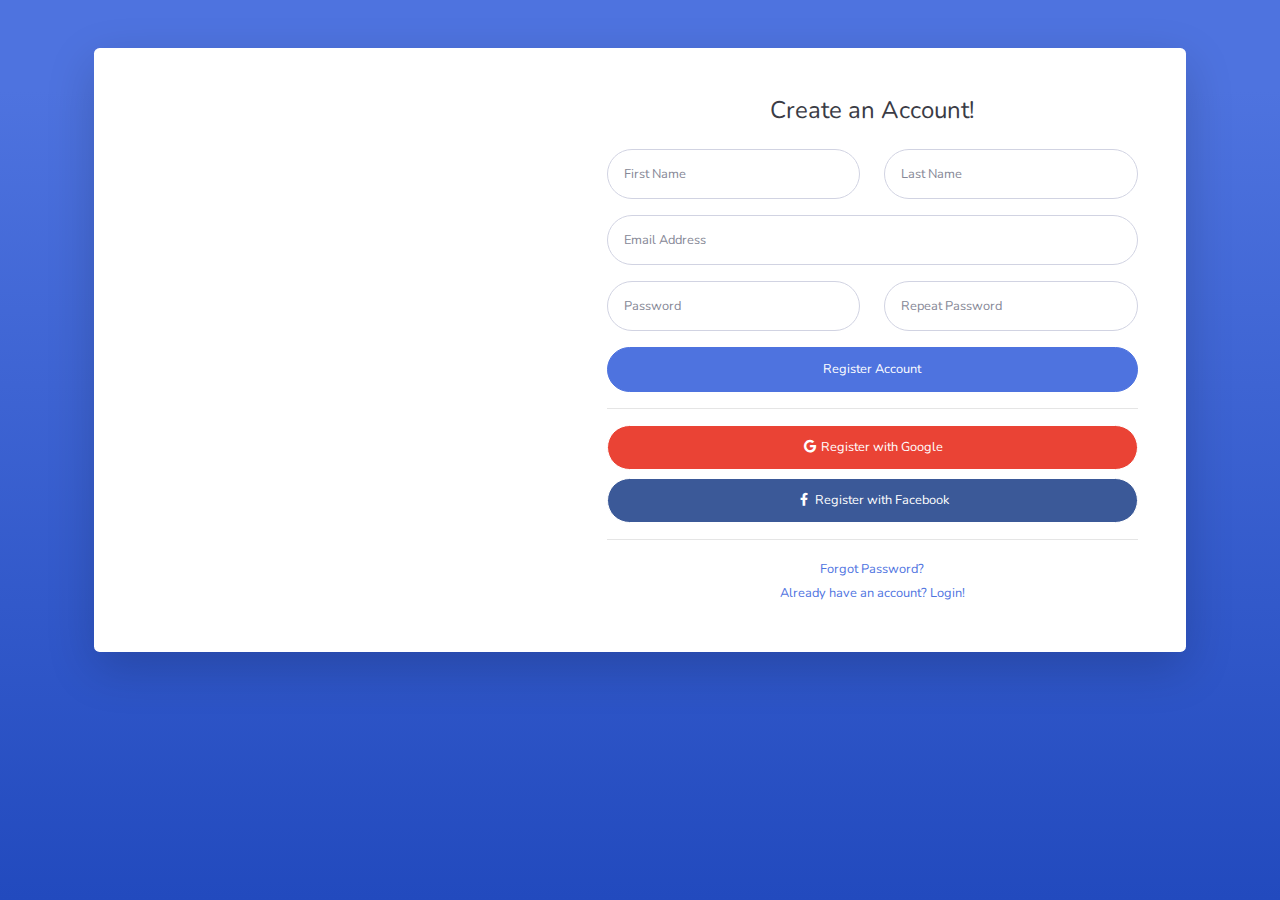
<file: nomads_laravel/public/backend/register.html>
<!DOCTYPE html>
<html lang="en">

<head>

  <meta charset="utf-8">
  <meta http-equiv="X-UA-Compatible" content="IE=edge">
  <meta name="viewport" content="width=device-width, initial-scale=1, shrink-to-fit=no">
  <meta name="description" content="">
  <meta name="author" content="">

  <title>SB Admin 2 - Register</title>

  <!-- Custom fonts for this template-->
  <link href="vendor/fontawesome-free/css/all.min.css" rel="stylesheet" type="text/css">
  <link href="https://fonts.googleapis.com/css?family=Nunito:200,200i,300,300i,400,400i,600,600i,700,700i,800,800i,900,900i" rel="stylesheet">

  <!-- Custom styles for this template-->
  <link href="css/sb-admin-2.min.css" rel="stylesheet">

</head>

<body class="bg-gradient-primary">

  <div class="container">

    <div class="card o-hidden border-0 shadow-lg my-5">
      <div class="card-body p-0">
        <!-- Nested Row within Card Body -->
        <div class="row">
          <div class="col-lg-5 d-none d-lg-block bg-register-image"></div>
          <div class="col-lg-7">
            <div class="p-5">
              <div class="text-center">
                <h1 class="h4 text-gray-900 mb-4">Create an Account!</h1>
              </div>
              <form class="user">
                <div class="form-group row">
                  <div class="col-sm-6 mb-3 mb-sm-0">
                    <input type="text" class="form-control form-control-user" id="exampleFirstName" placeholder="First Name">
                  </div>
                  <div class="col-sm-6">
                    <input type="text" class="form-control form-control-user" id="exampleLastName" placeholder="Last Name">
                  </div>
                </div>
                <div class="form-group">
                  <input type="email" class="form-control form-control-user" id="exampleInputEmail" placeholder="Email Address">
                </div>
                <div class="form-group row">
                  <div class="col-sm-6 mb-3 mb-sm-0">
                    <input type="password" class="form-control form-control-user" id="exampleInputPassword" placeholder="Password">
                  </div>
                  <div class="col-sm-6">
                    <input type="password" class="form-control form-control-user" id="exampleRepeatPassword" placeholder="Repeat Password">
                  </div>
                </div>
                <a href="login.html" class="btn btn-primary btn-user btn-block">
                  Register Account
                </a>
                <hr>
                <a href="index.html" class="btn btn-google btn-user btn-block">
                  <i class="fab fa-google fa-fw"></i> Register with Google
                </a>
                <a href="index.html" class="btn btn-facebook btn-user btn-block">
                  <i class="fab fa-facebook-f fa-fw"></i> Register with Facebook
                </a>
              </form>
              <hr>
              <div class="text-center">
                <a class="small" href="forgot-password.html">Forgot Password?</a>
              </div>
              <div class="text-center">
                <a class="small" href="login.html">Already have an account? Login!</a>
              </div>
            </div>
          </div>
        </div>
      </div>
    </div>

  </div>

  <!-- Bootstrap core JavaScript-->
  <script src="vendor/jquery/jquery.min.js"></script>
  <script src="vendor/bootstrap/js/bootstrap.bundle.min.js"></script>

  <!-- Core plugin JavaScript-->
  <script src="vendor/jquery-easing/jquery.easing.min.js"></script>

  <!-- Custom scripts for all pages-->
  <script src="js/sb-admin-2.min.js"></script>

</body>

</html>
</file>
<file: template/frontend/styles/main.css>
body {
  background-color: white;
  font-family: 'Assistan', sans-serif;
  color: #071C4D;
}

header {
  padding: 180px 0px 165px;
  margin-top: -70px;
  background-image: url(../images/Header.jpg);
  background-size: cover;
}

header h1, header p {
  color: #ffffff;
}

header h1 {
  font-family: 'Playfair Display', serif;
  font-weight: bold;
  font-size: 50px;
}

header p {
  font-size: 22px;
}

header .btn-get-started {
  background-color: #FF9E53;
  color: #ffffff;
}

header .btn-get-started:hover {
  background-color: #F9B47E;
  color: #ffffff;
}

.btn-login {
  background-color: #071C4D;
  color: #ffffff;
}

.btn-login:hover {
  background-color: #446DD1;
  color: #ffffff;
}

.navbar-brand img {
  max-height: 40px;
}

.btn-navbar-right {
  margin-top: -10px !important;
  margin-bottom: -8px !important;
  margin-right: -18px !important;
  height: 70px;
  border-radius: 0;
}

.navbar-light .navbar-nav .nav-link {
  color: #071C4D;
}

.navbar-light .navbar-nav .nav-link.active {
  font-weight: bold;
  color: #071C4D !important;
}

.section-stats {
  margin-top: -50px;
}

.section-stats .stats-detail {
  padding-top: 15px;
  background-color: #ffffff;
  padding-left: 40px;
}

.section-stats h2 {
  font-size: 30px;
  margin-bottom: 0;
}

.section-stats p {
  font-size: 20px;
  font-weight: lighter;
}

.section-popular {
  min-height: 540px;
  background-color: #051334;
  margin-top: -50px;
  margin-bottom: -250px;
}

.section-popular .section-popular-heading {
  margin-top: 150px;
}

.section-popular h2, .section-popular p {
  color: #ffffff;
}

.section-popular h2 {
  font-family: 'Playfair Display', serif;
  font-weight: bold;
  font-size: 40px;
}

.section-popular-content .section-popular-travel .card-travel {
  min-height: 380px;
  background-color: grey;
  color: #ffffff;
  padding: 30px;
  background-size: cover;
  margin-bottom: 20px;
}

.section-popular-content .section-popular-travel .card-travel .travel-country {
  font-size: 18px;
  color: #ffffff;
}

.section-popular-content .section-popular-travel .card-travel .travel-location {
  font-size: 26px;
  color: #ffffff;
}

.section-popular-content .section-popular-travel .card-travel .travel-button .btn-travel-details {
  background-color: #FF9E53;
  color: #ffffff;
}

.section-popular-content .section-popular-travel .card-travel .travel-button .btn-travel-details:hover {
  background-color: #ffae6f;
  color: #ffffff;
}

.section-networks {
  background-color: #ffffff;
  margin-top: -170px;
  padding-top: 240px;
  padding-bottom: 50px;
}

.section-networks h2 {
  font-family: 'Playfair Display', serif;
  font-weight: bold;
  font-size: 40px;
}

.section-networks p {
  font-size: 18px;
}

.section-networks img {
  max-width: 100%;
}

.section-testimonial-heading {
  background: -webkit-gradient(linear, left top, left bottom, from(#fff));
  background: linear-gradient(#fff 0% #f7f9ff 100%);
  padding-top: 50px;
  min-height: 506px;
}

.section-testimonial-heading h2 {
  font-family: "Playfair Display", serif;
  font-weight: bold;
  font-size: 40px;
}

.section-testimonial-heading p {
  font-size: 18px;
}

.section-testimonial-content {
  margin-top: -300px;
  padding-top: 50px;
}

.section-testimonial-content .card-testimonial {
  padding: 40px 20px 10px;
  border-radius: 11px;
  margin-bottom: 20px;
}

.section-testimonial-content .card-testimonial .testimonial-content {
  min-height: 380px;
}

.section-testimonial-content .card-testimonial h3 {
  font-size: 22px;
}

.section-testimonial-content .card-testimonial .testimonial {
  font-weight: 200;
  font-size: 26px;
  text-align: center;
  color: #6e6e6e;
  min-height: 200px;
}

.section-testimonial-content .card-testimonial .trip-to {
  font-weight: normal;
  font-size: 22px;
  color: #6e6e6e;
}

.section-testimonial-content .card-testimonial hr {
  margin-left: -20px;
  margin-right: -20px;
}

.section-testimonial-content .btn-get-started {
  background-color: #FF9E53;
  color: #ffffff;
}

.section-testimonial-content .btn-get-started:hover {
  background-color: #F9B47E;
  color: #ffffff;
}

.section-testimonial-content .btn-need-help {
  background-color: #f2f2f2;
  color: #c3c3c3;
}

.section-testimonial-content .btn-need-help:hover {
  background-color: #fafafa;
  color: #c3c3c3;
}

.section-footer a {
  color: #071C4D;
}

.section-details-header {
  min-height: 310px;
  background: #E4E6EB;
  margin-top: -70px;
}

.section-details-content {
  margin-top: -210px;
  min-height: 100vh;
}

.section-details-content .breadcrumb {
  background-color: transparent;
  padding: 0;
  margin-bottom: 30px;
}

.section-details-content .breadcrumb-item.active {
  font-weight: bold;
  color: #071C4D;
}

.section-details-content .card-details {
  padding: 30px;
  border-radius: 11px;
}

.section-details-content .card-details h1 {
  font-size: 26px;
}

.section-details-content .card-details h2 {
  font-size: 20px;
}

.section-details-content .card-details p {
  font-size: 18px;
  color: #b1b1b1;
}

.section-details-content .card-details .trip-informations th {
  font-weight: 300;
  font-size: 18px;
  color: #071C4D;
}

.section-details-content .card-details .trip-informations td {
  font-weight: 300;
  font-size: 18px;
  color: #b1b1b1;
}

.section-details-content .card-details .trip-informations .text-blue {
  color: #071C4D;
  font-weight: bold;
}

.section-details-content .card-details .trip-informations .text-orange {
  color: #FF9E53;
  font-weight: bold;
}

.section-details-content .card-details h3 {
  font-weight: 300;
  font-size: 14px;
  color: #071C4D;
}

.section-details-content .card-details .payment-instructions {
  font-weight: 300;
  font-size: 14px;
  color: #b1b1b1;
}

.section-details-content .card-details .bank .bank-item h3 {
  font-size: 18px;
  color: #071C4D;
  margin-bottom: 0;
}

.section-details-content .card-details .bank .bank-item p {
  margin-bottom: 0;
}

.section-details-content .card-details .bank .bank-item .description {
  margin-left: 10px;
  overflow: hidden;
  float: left;
}

.section-details-content .card-details .bank .bank-item .description p {
  font-weight: normal;
  font-size: 16px;
  color: #071C4D;
}

.section-details-content .card-details .bank .bank-image {
  width: 45px;
  height: 45px;
  float: left;
}

.section-details-content .card-details .disclaimer {
  font-weight: 300;
  font-size: 14px;
  color: #b1b1b1;
}

.section-details-content .card-details .gj-datepicker .datepicker {
  border-right: 0;
}

.section-details-content .card-details .gj-datepicker .input-group-append .btn {
  padding-right: 30px;
}

.section-details-content .card-details .btn-add-now {
  background-color: #071C4D;
  color: #fff;
}

.section-details-content .card-details .btn-add-now:hover {
  background-color: #446DD1;
  color: #fff;
}

.section-details-content .card-right {
  border-bottom-left-radius: 0;
  border-top-right-radius: 0;
  border-bottom: 0;
}

.section-details-content .features {
  margin-top: 20px;
}

.section-details-content .features h3 {
  font-size: 18px;
  color: #071C4D;
  margin-bottom: 0;
}

.section-details-content .features p {
  margin-bottom: 0;
}

.section-details-content .features .description {
  margin-left: 10px;
  overflow: hidden;
  float: left;
}

.section-details-content .features .features-image {
  width: 45px;
  height: 45px;
  float: left;
}

.section-details-content .gallery .xzoom-container {
  display: block;
}

.section-details-content .gallery .xzoom-container .xzoom {
  width: 100%;
  -webkit-box-shadow: none;
          box-shadow: none;
  margin-bottom: 10px;
}

.section-details-content .gallery .xzoom-container .xactive {
  border: 4px solid #1ABC9C;
  -webkit-box-shadow: none;
          box-shadow: none;
}

.section-details-content .member .member-image {
  width: 40px;
  height: 40px;
}

.section-details-content .join-container {
  margin-top: -16px;
}

.section-details-content .btn-join-now {
  background-color: #FF9E53;
  color: #fff;
  border-radius: 0;
}

.section-details-content .btn-join-now:hover {
  background-color: #ffae6f;
  color: #fff;
  border-radius: 0;
}

.section-success {
  height: 90vh;
}

.section-success h1 {
  font-weight: 600;
  font-size: 26px;
  color: #071C4D;
}

.section-success p {
  font-weight: 300;
  font-size: 18px;
  color: #b1b1b1;
}

.section-success .btn-home-page {
  border-radius: 4px;
  background-color: #071C4D;
  color: #fff;
}

.section-success .btn-home-page:hover {
  background-color: #446DD1;
  color: #fff;
}
/*# sourceMappingURL=main.css.map */
</file>
<file: template/frontend/libraries/xzoom/xzoom.css>
/* Compatibility styles for frameworks like bootstrap, foundation e.t.c */
.xzoom-source img, .xzoom-preview img, .xzoom-lens img {
  display: block;
  max-width: none;
  max-height: none;
  -webkit-transition: none;
  -moz-transition: none;
  -o-transition: none;
  transition: none;
}
/* --------------- */

/* xZoom Styles below */
.xzoom-container { 
  display: inline-block;
}

.xzoom-thumbs {
  text-align: center;
  margin-bottom: 10px;
}

.xzoom { 
  -webkit-box-shadow: 0px 0px 5px 0px rgba(0,0,0,0.5);
  -moz-box-shadow: 0px 0px 5px 0px rgba(0,0,0,0.5);
  box-shadow: 0px 0px 5px 0px rgba(0,0,0,0.5);  
}
.xzoom2, .xzoom3, .xzoom4, .xzoom5 {
  -webkit-box-shadow: 0px 0px 5px 0px rgba(0,0,0,0.5);
  -moz-box-shadow: 0px 0px 5px 0px rgba(0,0,0,0.5);
  box-shadow: 0px 0px 5px 0px rgba(0,0,0,0.5);
}

/* Thumbs */
.xzoom-gallery, .xzoom-gallery2, .xzoom-gallery3, .xzoom-gallery4, .xzoom-gallery5 {
  border: 1px solid #cecece;
  margin-left: 5px;
  margin-bottom: 10px;
}

.xzoom-source, .xzoom-hidden {
  display: block;
  position: static;
  float: none;
  clear: both;
}

/* Everything out of border is hidden */
.xzoom-hidden {
  overflow: hidden;
}

/* Preview */
.xzoom-preview {
  border: 1px solid #888;
  background: #2f4f4f;
  box-shadow: -0px -0px 10px rgba(0,0,0,0.50);
}

/* Lens */
.xzoom-lens {
  border: 1px solid #555;
  box-shadow: -0px -0px 10px rgba(0,0,0,0.50);
  cursor: crosshair;
}

/* Loading */
.xzoom-loading {
  background-position: center center;
  background-repeat: no-repeat;
  border-radius: 100%;
  opacity: .7;
  background: url(../images/xloading.gif);
  width: 48px;
  height: 48px;
}

/* Additional class that applied to thumb when it is active */
.xactive {
  -webkit-box-shadow: 0px 0px 3px 0px rgba(74,169,210,1);
  -moz-box-shadow: 0px 0px 3px 0px rgba(74,169,210,1);
  box-shadow: 0px 0px 3px 0px rgba(74,169,210,1); 
  border: 1px solid #4aaad2;
}

/* Caption */
.xzoom-caption {
  position: absolute;
  bottom: -43px;
  left: 0;
  background: #000;
  width: 100%;
  text-align: left;
}

.xzoom-caption span {
  color: #fff;
  font-family: Arial, sans-serif;
  display: block;
  font-size: 0.75em;
  font-weight: bold;
  padding: 10px;
}
</file>
<file: template/frontend/libraries/gijgo/combined/css/gijgo.min.css>
.gj-button-md,.gj-text-align-center{text-align:center}.gj-button-md,.gj-modal{overflow:hidden;outline:0}.gj-button-md,.gj-button-md-group{position:relative;vertical-align:middle}.gj-button,.gj-button-md,.gj-cursor-pointer{cursor:pointer}.gj-button{background-color:#f5f5f5;border:1px solid #ddd;color:#000;border-radius:3px;padding:6px 10px}.gj-unselectable{-webkit-touch-callout:none;-webkit-user-select:none;-khtml-user-select:none;-moz-user-select:none;-ms-user-select:none;user-select:none}.gj-row{display:-webkit-box;display:-ms-flexbox;display:flex;-ms-flex-wrap:wrap;flex-wrap:wrap}.gj-margin-left-5{margin-left:5px}.gj-margin-left-10{margin-left:10px}.gj-width-full{width:100%}.gj-font-size-16{font-size:16px}.gj-hidden{display:none}.gj-button-md{background:0 0;border:none;border-radius:2px;color:rgba(0,0,0,.87);height:36px;margin:0;min-width:64px;padding:0 16px;display:inline-block;font-family:Roboto,Helvetica,Arial,sans-serif;font-size:1rem;font-weight:500;text-transform:uppercase;letter-spacing:0;will-change:box-shadow;transition:box-shadow .2s cubic-bezier(.4,0,1,1),background-color .2s cubic-bezier(.4,0,.2,1),color .2s cubic-bezier(.4,0,.2,1);text-decoration:none;line-height:36px;-webkit-user-select:none;-moz-user-select:none;-ms-user-select:none;user-select:none}.gj-button-md:hover{background-color:rgba(158,158,158,.2)}.gj-button-md:disabled{color:rgba(0,0,0,.26);background:0 0}.gj-button-md .gj-icon,.gj-button-md .material-icons{vertical-align:middle}.gj-button-md.gj-button-md-icon{width:24px;height:31px;min-width:24px;padding:0;display:table}ul.gj-list-bootstrap li [data-role=image],ul.gj-list-md li [data-role=checkbox],ul.gj-list-md li [data-role=image]{height:24px;width:24px}.gj-button-md.gj-button-md-icon .gj-icon,.gj-button-md.gj-button-md-icon .material-icons{display:table-cell;margin-right:0;width:24px;height:24px}.gj-button-md.active{background-color:rgba(158,158,158,.4)}.gj-button-md-group{display:inline-block}.gj-textbox-md{border:none;border-bottom:1px solid rgba(0,0,0,.42);display:block;font-family:Helvetica,Arial,sans-serif;font-size:16px;line-height:16px;padding:4px 0;margin:0;width:100%;background:0 0;text-align:left;color:rgba(0,0,0,.87)}.gj-textbox-md:active,.gj-textbox-md:focus{border-bottom:2px solid rgba(0,0,0,.42);outline:0}.gj-textbox-md::placeholder{color:#8e8e8e}.gj-textbox-md:-ms-input-placeholder{color:#8e8e8e}.gj-textbox-md::-ms-input-placeholder{color:#8e8e8e}.gj-md-spacer-24{min-width:24px;width:24px;display:inline-block}.gj-md-spacer-32{min-width:32px;width:32px;display:inline-block}.gj-modal{position:fixed;top:0;right:0;bottom:0;left:0;z-index:1203;display:none;-webkit-overflow-scrolling:touch;background-color:rgba(0,0,0,.54118);transition:.2s ease opacity;will-change:opacity}ul.gj-list li [data-role=wrapper]{display:table;width:100%}ul.gj-list li [data-role=checkbox],ul.gj-list li [data-role=image]{display:table-cell;vertical-align:middle;text-align:center}ul.gj-list li [data-role=display]{display:table-cell;vertical-align:middle;cursor:pointer}ul.gj-list li [data-role=display]:empty:before{content:"\200b"}ul.gj-list-bootstrap{padding-left:0;margin-bottom:0}ul.gj-list-bootstrap li{padding:0}ul.gj-list-bootstrap li [data-role=wrapper]{padding:0 10px}ul.gj-list-bootstrap li [data-role=checkbox]{width:24px;padding:3px}ul.gj-list-bootstrap li [data-role=display]{padding:8px 0 8px 4px}.list-group-item.active ul li,.list-group-item.active:focus ul li,.list-group-item.active:hover ul li{text-shadow:none;color:initial}ul.gj-list-md{padding:0;list-style:none;line-height:24px;letter-spacing:0;color:#616161}.gj-picker-md,ul.gj-list-md li{font-family:Roboto,Helvetica,Arial,sans-serif;font-size:16px;font-weight:400;letter-spacing:.04em;line-height:1}ul.gj-list-md li{display:list-item;list-style-type:none;padding:0;min-height:unset;box-sizing:border-box;align-items:center;cursor:default;overflow:hidden;-webkit-flex-direction:row;-ms-flex-direction:row;flex-direction:row;-webkit-flex-wrap:nowrap;-ms-flex-wrap:nowrap;flex-wrap:nowrap}ul.gj-list-md li [data-role=display]{padding:8px 0 8px 5px;order:0;flex-grow:2;text-decoration:none;box-sizing:border-box;align-items:center;text-align:left;color:rgba(0,0,0,.87)}ul.gj-list-md li.disabled>[data-role=wrapper]>[data-role=display]{color:#9E9E9E}.gj-list-md-active{background:#e0e0e0;color:#3f51b5}.gj-picker{position:absolute;z-index:1203;background-color:#fff}.gj-picker .selected{color:#fff}.gj-picker-md{color:rgba(0,0,0,.87);border:1px solid #E0E0E0}.gj-modal .gj-picker-md{border:0}.gj-picker-md [role=header]{color:rgba(255,255,255,.54);display:flex;background:#2196f3;align-items:baseline;user-select:none;justify-content:center}.gj-picker-md [role=footer]{float:right;padding:10px}.gj-picker-md [role=footer] button.gj-button-md{color:#2196f3;font-weight:700;font-size:13px}.gj-picker-bootstrap{border:1px solid #E0E0E0}.gj-picker-bootstrap .selected{color:#888}.gj-picker-bootstrap [role=header]{background:#eee;color:#AAA}@font-face{font-family:gijgo-material;src:url(../fonts/gijgo-material.eot?235541);src:url(../fonts/gijgo-material.eot?235541#iefix) format('embedded-opentype'),url(../fonts/gijgo-material.ttf?235541) format('truetype'),url(../fonts/gijgo-material.woff?235541) format('woff'),url(../fonts/gijgo-material.svg?235541#gijgo-material) format('svg');font-weight:400;font-style:normal}.gj-icon{font-family:gijgo-material!important;font-size:24px;speak:none;font-style:normal;font-weight:400;font-variant:normal;text-transform:none;line-height:1;letter-spacing:0;-webkit-font-feature-settings:"liga";-moz-font-feature-settings:"liga=1";-moz-font-feature-settings:"liga";-ms-font-feature-settings:"liga" 1;font-feature-settings:"liga";-webkit-font-variant-ligatures:discretionary-ligatures;font-variant-ligatures:discretionary-ligatures;-webkit-font-smoothing:antialiased;-moz-osx-font-smoothing:grayscale}.gj-icon.undo:before{content:"\e900"}.gj-icon.vertical-align-top:before{content:"\e901"}.gj-icon.vertical-align-center:before{content:"\e902"}.gj-icon.vertical-align-bottom:before{content:"\e903"}.gj-icon.arrow-dropup:before{content:"\e904"}.gj-icon.clock:before{content:"\e905"}.gj-icon.refresh:before{content:"\e906"}.gj-icon.last-page:before{content:"\e907"}.gj-icon.first-page:before{content:"\e908"}.gj-icon.cancel:before{content:"\e909"}.gj-icon.clear:before{content:"\e90a"}.gj-icon.check-circle:before{content:"\e90b"}.gj-icon.delete:before{content:"\e90c"}.gj-icon.arrow-upward:before{content:"\e90d"}.gj-icon.arrow-forward:before{content:"\e90e"}.gj-icon.arrow-downward:before{content:"\e90f"}.gj-icon.arrow-back:before{content:"\e910"}.gj-icon.list-numbered:before{content:"\e911"}.gj-icon.list-bulleted:before{content:"\e912"}.gj-icon.indent-increase:before{content:"\e913"}.gj-icon.indent-decrease:before{content:"\e914"}.gj-icon.redo:before{content:"\e915"}.gj-icon.align-right:before{content:"\e916"}.gj-icon.align-left:before{content:"\e917"}.gj-icon.align-justify:before{content:"\e918"}.gj-icon.align-center:before{content:"\e919"}.gj-icon.strikethrough:before{content:"\e91a"}.gj-icon.italic:before{content:"\e91b"}.gj-icon.underlined:before{content:"\e91c"}.gj-icon.bold:before{content:"\e91d"}.gj-icon.arrow-dropdown:before{content:"\e91e"}.gj-icon.done:before{content:"\e91f"}.gj-icon.pencil:before{content:"\e920"}.gj-icon.minus:before{content:"\e921"}.gj-icon.plus:before{content:"\e922"}.gj-icon.chevron-up:before{content:"\e923"}.gj-icon.chevron-right:before{content:"\e924"}.gj-icon.chevron-down:before{content:"\e925"}.gj-icon.chevron-left:before{content:"\e926"}.gj-icon.event:before{content:"\e927"}.gj-draggable{cursor:move}.gj-resizable-handle{position:absolute;font-size:.1px;display:block;-ms-touch-action:none;touch-action:none;z-index:1203}.gj-dialog-bootstrap [data-role=title],.gj-dialog-bootstrap4 [data-role=title]{display:inline}.gj-dialog-bootstrap,.gj-dialog-bootstrap4,.gj-dialog-md{z-index:1202;overflow:hidden}.gj-resizable-n{cursor:n-resize;height:7px;width:100%;top:-5px;left:0}.gj-resizable-e{cursor:e-resize;width:7px;right:-5px;top:0;height:100%}.gj-resizable-s{cursor:s-resize;height:7px;width:100%;bottom:-5px;left:0}.gj-resizable-w{cursor:w-resize;width:7px;left:-5px;top:0;height:100%}.gj-resizable-se{cursor:se-resize;width:12px;height:12px;right:1px;bottom:1px}.gj-resizable-sw{cursor:sw-resize;width:9px;height:9px;left:-5px;bottom:-5px}.gj-resizable-nw{cursor:nw-resize;width:9px;height:9px;left:-5px;top:-5px}.gj-resizable-ne{cursor:ne-resize;width:9px;height:9px;right:-5px;top:-5px}.gj-dialog-footer{position:absolute;bottom:0;width:100%;margin-top:0}.gj-dialog-scrollable [data-role=body]{overflow-x:hidden;overflow-y:scroll}.gj-dialog-bootstrap [data-role=close]{line-height:1.42857143}.gj-dialog-bootstrap4 [data-role=close]{line-height:1.5}.gj-dialog-md{background-color:#FFF;border:none;box-shadow:0 11px 15px -7px rgba(0,0,0,.2),0 24px 38px 3px rgba(0,0,0,.14),0 9px 46px 8px rgba(0,0,0,.12);box-sizing:border-box;position:relative;display:-webkit-box;display:-webkit-flex;display:-ms-flexbox;display:flex;-webkit-box-orient:vertical;-webkit-box-direction:normal;-webkit-flex-direction:column;-ms-flex-direction:column;flex-direction:column;-webkit-background-clip:padding-box;background-clip:padding-box;outline:0}.gj-dialog-md-header{padding:24px 24px 0;font-family:Roboto,Helvetica,Arial,sans-serif}.gj-dialog-md-title{margin:0;font-weight:400;display:inline;line-height:28px;font-size:20px}.gj-dialog-md-close{-webkit-appearance:none;padding:0;cursor:pointer;background:0 0;border:0;float:right;line-height:28px;font-size:28px}.gj-dialog-md-body{padding:20px 24px 24px;color:rgba(0,0,0,.54);font-family:Helvetica,Arial,sans-serif;font-size:14px;font-weight:400;line-height:20px}.gj-dialog-md-footer{padding:8px 8px 8px 24px;display:-webkit-flex;display:-ms-flexbox;display:flex;-webkit-flex-direction:row-reverse;-ms-flex-direction:row-reverse;flex-direction:row-reverse;-webkit-flex-wrap:wrap;-ms-flex-wrap:wrap;flex-wrap:wrap;box-sizing:border-box}.gj-dialog-md-footer>:first-child{margin-right:0}.gj-dialog-md-footer>*{margin-right:8px;height:36px}DIV.gj-grid-wrapper{margin:auto;position:relative;clear:both;z-index:1}TABLE.gj-grid{margin:auto;border-collapse:collapse;width:100%;table-layout:fixed}TABLE.gj-grid THEAD TH [data-role=selectAll]{margin:auto}table.gj-grid-bootstrap thead th [data-role=sorticon],table.gj-grid-md thead th [data-role=sorticon]{margin-left:5px}TABLE.gj-grid THEAD TH [data-role=title],TABLE.gj-grid THEAD TH [data-role=sorticon]{display:inline-block}TABLE.gj-grid THEAD TH{overflow:hidden;text-overflow:ellipsis}TABLE.gj-grid.autogrow-header-row THEAD TH{overflow:auto;text-overflow:initial;white-space:pre-wrap;-ms-word-break:break-word;word-break:break-word}TABLE.gj-grid>tbody>tr>td{overflow:hidden;position:relative}table.gj-grid tbody div[data-role=display]{vertical-align:middle;text-indent:0;white-space:pre-wrap;-ms-word-break:break-word;word-break:break-word}table.gj-grid.fixed-body-rows tbody div[data-role=display]{overflow:hidden;text-overflow:ellipsis;white-space:nowrap;-ms-word-break:initial;word-break:initial}table.gj-grid tfoot DIV[data-role=display]{vertical-align:middle;text-indent:0;display:flex}TABLE.gj-grid .fa{padding:2px}TABLE.gj-grid>tbody>tr>td>div{padding:2px;overflow:hidden}DIV.gj-grid-wrapper DIV.gj-grid-loading-cover{background:#BBB;opacity:.5;position:absolute;vertical-align:middle}DIV.gj-grid-wrapper DIV.gj-grid-loading-text{position:absolute;font-weight:700}table.gj-grid-bootstrap thead th{background-color:#f5f5f5;vertical-align:middle}table.gj-grid-bootstrap thead th [data-role=sorticon] i.gj-icon,table.gj-grid-bootstrap thead th [data-role=sorticon] i.material-icons{position:absolute;font-size:20px;top:15px}table.gj-grid-bootstrap tbody tr td div[data-role=display]{padding:0}.gj-grid-bootstrap-4 .gj-checkbox-bootstrap{display:inline-block;padding-top:2px}.gj-grid-bootstrap-4 tbody tr.active{background-color:rgba(0,0,0,.075)}.gj-grid-md{position:relative;border:1px solid #e0e0e0;border-collapse:collapse;white-space:nowrap;font-size:13px;font-family:Roboto,Helvetica,Arial,sans-serif;background-color:#fff}.gj-grid-md td:first-of-type,.gj-grid-md th:first-of-type{padding-left:24px}.gj-grid-md td,.gj-grid-md th{padding:12px 18px;position:relative;box-sizing:border-box}.gj-grid-md th{vertical-align:bottom;font-weight:700;line-height:31px;letter-spacing:0;height:56px;font-size:12px;color:rgba(0,0,0,.54);text-align:right}.gj-grid-md td{height:48px;border-top:1px solid #e0e0e0;border-bottom:1px solid #e0e0e0;text-align:left;color:rgba(0,0,0,.87)}.gj-grid-bootstrap tbody tr.gj-grid-top-border td,.gj-grid-md tbody tr.gj-grid-top-border td{border-top:2px solid #777}.gj-grid-bootstrap tbody tr.gj-grid-bottom-border td,.gj-grid-md tbody tr.gj-grid-bottom-border td{border-bottom:2px solid #777}.gj-grid-md tbody tr{position:relative;height:48px;transition-duration:.28s;transition-timing-function:cubic-bezier(.4,0,.2,1);transition-property:background-color}.gj-grid-md tbody tr:hover{background-color:#EEE}.gj-grid-md tbody tr.gj-grid-md-select{background-color:#F5F5F5}table.gj-grid-md thead th [data-role=sorticon] i.gj-icon,table.gj-grid-md thead th [data-role=sorticon] i.material-icons{position:absolute;font-size:16px;top:19px}table.gj-grid-md thead th.gj-grid-select-all{padding-bottom:3px}@media only all{td.display-1120,td.display-320,td.display-480,td.display-640,td.display-800,td.display-960,th.display-1120,th.display-320,th.display-480,th.display-640,th.display-800,th.display-960{display:none}}@media screen and (min-width:20em){TABLE.gj-grid-bootstrap td.display-320,TABLE.gj-grid-bootstrap th.display-320{display:table-cell}}@media screen and (min-width:30em){TABLE.gj-grid-bootstrap td.display-480,TABLE.gj-grid-bootstrap th.display-480{display:table-cell}}@media screen and (min-width:40em){TABLE.gj-grid-bootstrap td.display-640,TABLE.gj-grid-bootstrap th.display-640{display:table-cell}}@media screen and (min-width:50em){TABLE.gj-grid-bootstrap td.display-800,TABLE.gj-grid-bootstrap th.display-800{display:table-cell}}@media screen and (min-width:60em){TABLE.gj-grid-bootstrap td.display-960,TABLE.gj-grid-bootstrap th.display-960{display:table-cell}}@media screen and (min-width:70em){TABLE.gj-grid-bootstrap td.display-1120,TABLE.gj-grid-bootstrap th.display-1120{display:table-cell}}.gj-grid-md tfoot tr th{padding-right:14px}.gj-grid-md tfoot tr[data-role=pager] .gj-grid-mdl-pager-label{padding-left:5px;padding-right:5px}.gj-grid-md tfoot tr[data-role=pager] .gj-dropdown-md{margin-left:12px}.gj-grid-md tfoot tr[data-role=pager] .gj-dropdown-md [role=presenter]{font-size:12px;font-weight:700;color:rgba(0,0,0,.54)}.gj-grid-md tfoot tr[data-role=pager] .gj-dropdown-md [role=presenter] [role=display]{text-align:right}.gj-grid-md tfoot tr[data-role=pager] .gj-grid-md-limit-select{margin-left:10px;font-size:12px;font-weight:700;color:rgba(0,0,0,.54)}.gj-grid-bootstrap tfoot tr[data-role=pager] th{line-height:30px;background-color:#f5f5f5}.gj-grid-bootstrap tfoot tr[data-role=pager] th>div>button,.gj-grid-bootstrap tfoot tr[data-role=pager] th>div>div{margin-right:5px}.gj-grid-bootstrap-4 tfoot tr[data-role=pager] th>div button{height:34px}.gj-grid-bootstrap-4 tfoot tr[data-role=pager] th div .gj-dropdown-bootstrap-4 .gj-dropdown-expander-mi .gj-icon{top:5px}.gj-grid-bootstrap-3 tfoot tr[data-role=pager] th>div>input{margin-right:5px;width:40px;text-align:right;display:inline-block;font-weight:700}.gj-grid-bootstrap-4 tfoot tr[data-role=pager] th>div>div.input-group{width:40px}.gj-grid-bootstrap-4 tfoot tr[data-role=pager] th>div>div.input-group input{text-align:right;font-weight:700;height:34px;padding-top:2px;padding-bottom:6px}.gj-grid-bootstrap tfoot tr[data-role=pager] th>div>select{display:inline-block;margin-right:5px;width:60px}.gj-grid-bootstrap tfoot tr[data-role=pager] th .gj-dropdown-bootstrap .gj-list-bootstrap [data-role=display]{line-height:14px}.gj-grid-bootstrap tfoot tr[data-role=pager] th .gj-dropdown-bootstrap [role=presenter] [role=display]{font-weight:700}.gj-grid-bootstrap tfoot tr[data-role=pager] th .gj-dropdown-bootstrap-3 [role=presenter]{padding:2px 8px}.gj-grid-bootstrap tfoot tr[data-role=pager] th .gj-dropdown-bootstrap-4 [role=presenter]{padding:1px 8px}.gj-grid thead tr th div.gj-grid-column-resizer-wrapper{position:relative;width:100%;height:0;top:0;left:0;padding:0}span.gj-grid-column-resizer{position:absolute;right:0;width:10px;top:-100px;height:300px;z-index:1203;cursor:e-resize}.gj-grid-resize-cursor{cursor:e-resize}.gj-grid-md tbody tr td.gj-grid-left-border,.gj-grid-md thead tr th.gj-grid-left-border{border-left:3px solid #777}.gj-grid-md tbody tr td.gj-grid-right-border,.gj-grid-md thead tr th.gj-grid-right-border{border-right:3px solid #777}.gj-grid-bootstrap tbody tr td.gj-grid-left-border,.gj-grid-bootstrap thead tr th.gj-grid-left-border{border-left:5px solid #ddd}.gj-grid-bootstrap tbody tr td.gj-grid-right-border,.gj-grid-bootstrap thead tr th.gj-grid-right-border{border-right:5px solid #ddd}.gj-dirty{position:absolute;top:0;left:0;border-style:solid;border-width:3px;border-color:red transparent transparent red;padding:0;overflow:hidden;vertical-align:top}.gj-grid-md tbody tr td.gj-grid-management-column{padding:3px}.gj-grid-md tbody tr td[data-mode=edit]{padding:0 18px}.gj-grid-bootstrap tbody tr td[data-mode=edit],.gj-grid-bootstrap tbody tr td[data-mode=edit] [data-role=edit],.gj-grid-md tbody .gj-dropdown-md [role=presenter] [role=display]{padding:0}.gj-grid-bootstrap-3 tbody tr td.gj-grid-management-column{padding:3px}.gj-grid-bootstrap-3 tbody tr td[data-mode=edit]{height:38px}.gj-grid-bootstrap-3 tbody tr td[data-mode=edit] [data-role=edit] input[type=text]{height:37px;padding:8px}.gj-grid-bootstrap-3 tbody tr td[data-mode=edit] .gj-dropdown-bootstrap [role=presenter]{border:0;border-radius:0;height:37px;padding-left:8px}.gj-grid-bootstrap-3 tbody tr td[data-mode=edit] .gj-datepicker-bootstrap{height:37px}.gj-grid-bootstrap-3 tbody tr td[data-mode=edit] .gj-datepicker-bootstrap [role=input]{height:37px;border:0;border-radius:0}.gj-grid-bootstrap-3 tbody tr td[data-mode=edit] .gj-datepicker-bootstrap [role=right-icon]{border:0;border-radius:0}.gj-grid-bootstrap-3 tbody tr td[data-mode=edit] .gj-checkbox-bootstrap{display:inline-block;padding-top:10px;height:32px}.gj-grid-bootstrap-4 tbody tr td.gj-grid-management-column{padding:6px}.gj-grid-bootstrap-4 tbody tr td[data-mode=edit] [data-role=edit] input[type=text]{height:48px;padding-left:12px}.gj-grid-bootstrap-4 tbody tr td[data-mode=edit] .gj-dropdown-bootstrap [role=presenter]{border:0;border-radius:0;height:48px;padding-left:12px;font-family:-apple-system,system-ui,BlinkMacSystemFont,"Segoe UI",Roboto,"Helvetica Neue",Arial,sans-serif}.gj-grid-bootstrap-4 tbody tr td[data-mode=edit] .gj-dropdown-bootstrap-4 [role=expander].gj-dropdown-expander-mi .gj-icon,.gj-grid-bootstrap-4 tbody tr td[data-mode=edit] .gj-dropdown-bootstrap-4 [role=expander].gj-dropdown-expander-mi .material-icons{top:13px}.gj-grid-bootstrap-4 tbody tr td[data-mode=edit] .gj-datepicker-bootstrap{height:48px}.gj-grid-bootstrap-4 tbody tr td[data-mode=edit] .gj-datepicker-bootstrap [role=input]{height:48px;border:0;border-radius:0}.gj-grid-bootstrap-4 tbody tr td[data-mode=edit] .gj-datepicker-bootstrap [role=right-icon]{background-color:#fff}.gj-grid-bootstrap-4 tbody tr td[data-mode=edit] .gj-datepicker-bootstrap [role=right-icon] button{border:0;border-radius:0;width:43px;position:relative}.gj-grid-bootstrap-4 tbody tr td[data-mode=edit] .gj-datepicker-bootstrap [role=right-icon] .gj-icon,.gj-grid-bootstrap-4 tbody tr td[data-mode=edit] .gj-datepicker-bootstrap [role=right-icon] .material-icons{top:13px;left:10px;font-size:24px}.gj-grid-bootstrap-4 tbody tr td[data-mode=edit] .gj-checkbox-bootstrap{display:inline-block;padding-top:15px;height:42px}.gj-grid-md thead tr[data-role=filter] th{border-top:1px solid #e0e0e0}div.gj-grid-wrapper div.gj-grid-bootstrap-toolbar{background-color:#f5f5f5;padding:8px;font-weight:700;border:1px solid #ddd}div.gj-grid-wrapper div.gj-grid-bootstrap-4-toolbar{background-color:#f5f5f5;padding:12px;font-weight:700;border:1px solid #ddd}div.gj-grid-wrapper div.gj-grid-md-toolbar{font-weight:700;font-size:24px;font-family:Helvetica,Arial,sans-serif;background-color:#fff;border-top:1px solid #e0e0e0;border-left:1px solid #e0e0e0;border-right:1px solid #e0e0e0;border-bottom:0;border-collapse:collapse;padding:0 18px;line-height:56px}.gj-checkbox-bootstrap,.gj-checkbox-md{min-width:0;font-weight:400;text-align:center;position:relative}table.gj-grid-scrollable tbody{overflow-y:auto;overflow-x:hidden;display:block}table.gj-grid-md.gj-grid-scrollable{border-bottom:0}table.gj-grid-md.gj-grid-scrollable tbody{border-right:1px solid #e0e0e0;border-bottom:1px solid #e0e0e0}table.gj-grid-md.gj-grid-scrollable tfoot{border-bottom:1px solid #e0e0e0}table.gj-grid-bootstrap.gj-grid-scrollable{border-bottom:0}table.gj-grid-bootstrap.gj-grid-scrollable tbody{border-right:1px solid #ddd;border-bottom:1px solid #ddd}table.gj-grid-bootstrap.gj-grid-scrollable tbody tr[data-role=row]:first-child td{border-top:0}table.gj-grid-bootstrap.gj-grid-scrollable tbody tr[data-role=row] td:first-child{border-left:0}table.gj-grid-bootstrap.gj-grid-scrollable tbody tr[data-role=row] td:last-child{border-right:0}table.gj-grid-bootstrap.gj-grid-scrollable tfoot{border-bottom:1px solid #ddd}ul.gj-list li [data-role=spacer]{display:table-cell}ul.gj-list li [data-role=expander]{display:table-cell;vertical-align:middle;text-align:center;cursor:pointer}[data-type=tree] ul li [data-role=expander].gj-tree-font-awesome-expander,[data-type=tree] ul li [data-role=expander].gj-tree-glyphicons-expander,[data-type=tree] ul li [data-role=expander].gj-tree-material-icons-expander{width:24px}[data-type=tree] ul li [data-role=expander].gj-tree-glyphicons-expander .glyphicon{top:4px;height:24px}.gj-tree-bootstrap-3 ul.gj-list-bootstrap li{border:0;border-radius:0;color:#333}.gj-tree-bootstrap-3 ul.gj-list-bootstrap li.active{color:#fff}.gj-tree-bootstrap-3 ul.gj-list-bootstrap li.disabled{color:#777;background-color:#eee}.gj-tree-bootstrap-4 ul.gj-list-bootstrap li{border:0;border-radius:0;color:#212529}.gj-tree-bootstrap-4 ul.gj-list-bootstrap li.active{color:#fff}.gj-tree-bootstrap-4 ul.gj-list-bootstrap li.disabled{color:#868e96}.gj-tree-bootstrap-4 ul.gj-list-bootstrap li ul.gj-list-bootstrap{width:100%}.gj-tree-bootstrap-border ul.gj-list-bootstrap li{border:1px solid #ddd}.gj-tree-bootstrap-border ul.gj-list-bootstrap li ul.gj-list-bootstrap li{border-left:0;border-right:0}.gj-tree-bootstrap-border ul.gj-list-bootstrap li:first-child{border-top-left-radius:4px;border-top-right-radius:4px}.gj-tree-bootstrap-border ul.gj-list-bootstrap li:last-child{border-bottom-left-radius:4px;border-bottom-right-radius:4px}.gj-tree-bootstrap-border ul.gj-list-bootstrap li ul.gj-list-bootstrap li:first-child{border-top-left-radius:0;border-top-right-radius:0}.gj-tree-bootstrap-border ul.gj-list-bootstrap li ul.gj-list-bootstrap li:last-child{border-bottom:0;border-bottom-left-radius:0;border-bottom-right-radius:0}ul.gj-list-bootstrap li [data-role=expander].gj-tree-material-icons-expander{padding-top:8px;padding-bottom:4px}.gj-tree-drag-el,.gj-tree-drag-el li{padding:0;margin:0}ul.gj-list-bootstrap li [data-role=expander].gj-tree-material-icons-expander .gj-icon{width:24px;height:24px}ul.gj-list-md li.disabled>[data-role=wrapper]>[data-role=expander]{color:#9E9E9E}.gj-tree-md-border ul.gj-list-md li{border:1px solid #616161;margin-bottom:-1px}.gj-tree-md-border ul.gj-list-md li ul.gj-list-md li{border-left:0;border-right:0}.gj-tree-md-border ul.gj-list-md li ul.gj-list-md li:last-child{border-bottom:0}.gj-tree-drop-above{border-top:1px solid #000}.gj-tree-bootstrap-3 ul.gj-list-bootstrap li [data-role=wrapper].drop-above,.gj-tree-bootstrap-4 ul.gj-list-bootstrap li [data-role=wrapper].drop-above{border-top:2px solid #000}.gj-tree-drop-below{border-bottom:1px solid #000}.gj-tree-bootstrap-3 ul.gj-list-bootstrap li [data-role=wrapper].drop-below,.gj-tree-bootstrap-4 ul.gj-list-bootstrap li [data-role=wrapper].drop-below{border-bottom:2px solid #000}.gj-tree-drag-el{z-index:1203}.gj-tree-drag-el [data-role=wrapper]{cursor:move;display:table}.gj-tree-drag-el [data-role=indicator]{width:14px;padding:0 3px;display:table-cell;vertical-align:middle;text-align:center}.gj-tree-bootstrap-drag-el li.list-group-item{border:0;background:unset}.gj-tree-bootstrap-drag-el [data-role=indicator],.gj-tree-md-drag-el [data-role=indicator]{width:24px;height:24px;padding:0}.gj-checkbox-bootstrap{font-size:0;margin:0;width:18px;height:18px;display:inline}.gj-checkbox-bootstrap input[type=checkbox]{display:none;margin-bottom:-12px}.gj-checkbox-bootstrap span{background:#fff;display:block;content:" ";width:18px;height:18px;line-height:11px;font-size:11px;padding:2px;color:#555;border:1px solid #CCC;border-radius:3px;transition:box-shadow .2s linear,border-color .2s linear;cursor:pointer;margin:auto}.gj-checkbox-bootstrap input[type=checkbox]:focus+span:before{outline:0;box-shadow:0 0 0 0 #66afe9,0 0 6px rgba(102,175,233,.6);border-color:#66afe9}.gj-datepicker-bootstrap :active,.gj-datepicker-bootstrap :focus,.gj-timepicker-bootstrap :active,.gj-timepicker-bootstrap :focus{box-shadow:none}.gj-checkbox-bootstrap input[type=checkbox][disabled]+span{opacity:.6;cursor:not-allowed}.gj-checkbox-bootstrap.gj-checkbox-bootstrap-4 span{line-height:16px;padding:0}.gj-checkbox-bootstrap-4.gj-checkbox-material-icons input[type=checkbox]:checked+span:after,.gj-checkbox-bootstrap-4.gj-checkbox-material-icons input[type=checkbox]:indeterminate+span:after{font-size:16px}.gj-checkbox-md{font-size:0;margin:0;width:16px;height:16px}.gj-checkbox-md input[type=checkbox]{display:none;margin-bottom:-12px}.gj-checkbox-md span{display:inline-block;box-sizing:border-box;width:16px;height:16px;margin:0;cursor:pointer;overflow:hidden;border:2px solid #616161;border-radius:2px;z-index:2}.gj-checkbox-md input[type=checkbox]:checked+span{border:2px solid #536DFE}.gj-checkbox-md input[type=checkbox]:checked+span:after{color:#FFF;background-color:#536DFE;position:absolute;left:1px;top:-15px}.gj-checkbox-md input[type=checkbox]:indeterminate+span{border:2px solid #616161}.gj-checkbox-md input[type=checkbox]:indeterminate+span:after{color:#616161;position:absolute;left:1px;top:-15px}.gj-checkbox-md input[type=checkbox][disabled]+span{border:2px solid #9E9E9E}.gj-editor-md,.gj-editor-md [role=body]{border:1px solid rgba(158,158,158,.2)}.gj-checkbox-md input[type=checkbox][disabled]+span:after{background-color:#9E9E9E}.gj-checkbox-md input[type=checkbox][disabled]:indeterminate+span:after{color:#FFF}.gj-checkbox-material-icons input[type=checkbox]:checked+span:after{content:"\e91f";font-size:14px;font-weight:700;white-space:pre}.gj-checkbox-material-icons input[type=checkbox]:indeterminate+span:after{content:"\e921";font-size:14px;font-weight:700;white-space:pre}.gj-checkbox-glyphicons input[type=checkbox]:checked+span:after{display:inline-block;font-family:'Glyphicons Halflings';content:"\e013 "}.gj-checkbox-glyphicons input[type=checkbox]:indeterminate+span:after{display:inline-block;font-family:'Glyphicons Halflings';content:"\2212 ";padding-right:1px}.gj-checkbox-fontawesome .fa{font-size:14px}.gj-checkbox-bootstrap.gj-checkbox-fontawesome .fa{line-height:18px}.gj-checkbox-fontawesome input[type=checkbox]:checked+span:before{content:"\f00c "}.gj-checkbox-fontawesome input[type=checkbox]:indeterminate+span:before{content:"\f068 "}.gj-editor [role=body]{overflow:auto;outline:transparent solid 0;box-sizing:border-box}.gj-editor-md{padding:7px;font-family:Roboto,Helvetica,Arial,sans-serif;font-size:14px;font-weight:500;letter-spacing:0}.gj-editor-md [role=toolbar]{margin-bottom:7px}.gj-editor-md [role=toolbar] .gj-button-md{min-width:54px;margin-right:5px}.gj-editor-md [role=toolbar] .gj-button-md .gj-icon{width:24px;height:24px}.gj-editor-bootstrap,.gj-editor-bootstrap [role=body]{border:1px solid #eceeef}.gj-editor-md p{margin:0;padding:0}.gj-editor-md blockquote{font-size:14px}.gj-editor-bootstrap{padding:7px}.gj-editor-bootstrap [role=toolbar]{margin-bottom:7px}.gj-editor-bootstrap [role=toolbar] .btn-group{margin-right:10px}.gj-editor-bootstrap [role=toolbar] button{height:36px}.gj-editor-bootstrap p{margin:0;padding:0}.gj-editor-bootstrap blockquote{font-size:14px}.gj-datepicker-md,.gj-dropdown-md [role=presenter]{font-family:Roboto,Helvetica,Arial,sans-serif;font-size:16px;font-weight:400;letter-spacing:.04em}.gj-dropdown{position:relative;border-collapse:separate}.gj-dropdown [role=presenter]{display:table;cursor:pointer;outline:0;position:relative}.gj-dropdown [role=presenter] [role=display]{display:table-cell;text-align:left;width:100%}.gj-dropdown [role=presenter] [role=expander]{display:table-cell;vertical-align:middle;text-align:center;width:24px;height:24px}.gj-dropdown-md [role=presenter]{line-height:1;color:rgba(0,0,0,.87);padding:0;border:0;border-bottom:1px solid rgba(0,0,0,.42);background:0 0}.gj-dropdown-md [role=presenter]:active,.gj-dropdown-md [role=presenter]:focus{border-bottom:2px solid rgba(0,0,0,.42)}.gj-dropdown-md [role=presenter] [role=display]{padding:4px 0;line-height:18px}.gj-dropdown-md [role=presenter] [role=display] .placeholder{color:#8e8e8e}.gj-dropdown-list-md{position:absolute;top:0;left:0;background-color:#f5f5f5;color:#000;margin:0;z-index:1203}.gj-dropdown-list-md li.active,.gj-dropdown-list-md li:hover{background-color:#eee}.gj-dropdown-bootstrap [role=presenter] [role=display]{padding-right:5px}.gj-dropdown-bootstrap [role=presenter] [role=expander]{padding-left:5px}.gj-dropdown-bootstrap [role=presenter] [role=expander].gj-dropdown-expander-mi{width:24px}.gj-dropdown-bootstrap-3 [role=presenter] [role=display]{line-height:20px}.gj-dropdown-bootstrap-3 [role=presenter] [role=display] .placeholder{color:#9999b3}.gj-dropdown-bootstrap-3 [role=presenter] [role=expander]{width:20px;height:20px}.gj-dropdown-bootstrap-3 [role=presenter] [role=expander].gj-dropdown-expander-mi .gj-icon,.gj-dropdown-bootstrap-3 [role=presenter] [role=expander].gj-dropdown-expander-mi .material-icons{top:5px;right:10px;position:absolute}.gj-dropdown-bootstrap-4 [role=presenter]{border:1px solid #ced4da}.gj-dropdown-bootstrap-4 [role=presenter] [role=display]{line-height:24px}.gj-dropdown-bootstrap-4 [role=presenter] [role=expander].gj-dropdown-expander-mi .gj-icon,.gj-dropdown-bootstrap-4 [role=presenter] [role=expander].gj-dropdown-expander-mi .material-icons{top:7px;right:10px;position:absolute}.gj-dropdown-list-bootstrap{position:absolute;top:32px;left:0;margin:0;z-index:1203}.gj-datepicker [role=input]::-ms-clear{display:none}.gj-datepicker [role=right-icon]{cursor:pointer}.gj-picker div[role=navigator]{display:-webkit-box;display:-ms-flexbox;display:flex;-ms-flex-wrap:wrap;flex-wrap:wrap}.gj-picker div[role=navigator] div{cursor:pointer;position:relative;flex-basis:0;-webkit-box-flex:1;-ms-flex-positive:1;flex-grow:1;max-width:100%}.gj-datepicker-md{line-height:1;color:rgba(0,0,0,.87);position:relative}.gj-datepicker-md [role=right-icon]{position:absolute;right:0;top:0;font-size:24px}.gj-datepicker-md.small .gj-textbox-md{font-size:14px}.gj-datepicker-md.small .gj-icon{font-size:22px}.gj-datepicker-md.large .gj-textbox-md{font-size:18px}.gj-datepicker-md.large .gj-icon{font-size:28px}.gj-picker-md.datepicker [role=header]{padding:20px;display:block}.gj-picker-md.datepicker [role=header] [role=year]{font-size:17px;padding-bottom:5px;cursor:pointer}.gj-picker-md.datepicker [role=header] [role=date]{font-size:36px;cursor:pointer}.gj-picker-md div[role=navigator]{height:42px;line-height:42px}.gj-picker div[role=navigator] div[role=period]{width:100%;text-align:center;font-weight:700;font-size:15px}.gj-picker-md div[role=navigator] div:first-child,.gj-picker-md div[role=navigator] div:last-child{max-width:42px}.gj-picker-md div[role=navigator] div i.gj-icon,.gj-picker-md div[role=navigator] div i.material-icons{position:absolute;top:8px}.gj-picker-md div[role=navigator] div:first-child i.gj-icon,.gj-picker-md div[role=navigator] div:first-child i.material-icons{left:10px}.gj-picker-md div[role=navigator] div:last-child i.gj-icon,.gj-picker-md div[role=navigator] div:last-child i.material-icons{right:11px}.gj-picker-md table thead{color:#9E9E9E}.gj-picker-md table tr td div,.gj-picker-md table tr th div{display:block;width:40px;height:40px;line-height:40px;font-size:13px;text-align:center;vertical-align:middle}[type=year].gj-picker-md table tr td div,[type=decade].gj-picker-md table tr td div,[type=century].gj-picker-md table tr td div{width:73px;height:73px;line-height:73px;cursor:pointer}.gj-picker-md table tr td.gj-cursor-pointer div:hover{background:#EEE;border-radius:50%;color:rgba(0,0,0,.87)}.gj-picker-md table tr td.disabled div,.gj-picker-md table tr td.other-month div{color:#BDBDBD}.gj-picker-md table tr td.focused div{background:#E0E0E0;border-radius:50%}.gj-picker-md table tr td.today div{color:#1976D2}.gj-picker-md table tr td.selected.gj-cursor-pointer div{color:#FFF;background:#1976D2;border-radius:50%}.gj-picker-md table tr td.calendar-week div{font-weight:700}.gj-picker-bootstrap{border:1px solid rgba(0,0,0,.15);border-radius:4px;padding:4px}.gj-modal .gj-picker-bootstrap{padding:0}.gj-picker-bootstrap.datepicker [role=header]{padding:10px 20px;display:block}.gj-picker-bootstrap.datepicker [role=header] [role=year]{font-size:15px;cursor:pointer}.gj-picker-bootstrap [role=header] [role=date]{font-size:24px;cursor:pointer}.gj-modal .gj-picker-bootstrap.datepicker [role=body]{padding:15px}.gj-picker-bootstrap div[role=navigator]{height:30px;line-height:30px;text-align:center}.gj-picker-bootstrap div[role=navigator] div:first-child,.gj-picker-bootstrap div[role=navigator] div:last-child{max-width:30px}.gj-picker-bootstrap table tr td div,.gj-picker-bootstrap table tr th div{display:block;width:30px;height:30px;line-height:30px;text-align:center;vertical-align:middle}[type=year].gj-picker-bootstrap table tr td div,[type=decade].gj-picker-bootstrap table tr td div,[type=century].gj-picker-bootstrap table tr td div{width:53px;height:53px;line-height:53px;cursor:pointer}.gj-picker-bootstrap table tr th div i,.gj-picker-bootstrap table tr th div span{line-height:30px}.gj-picker-bootstrap div[role=navigator] .gj-icon,.gj-picker-bootstrap div[role=navigator] .material-icons{margin:3px}.gj-picker-bootstrap table tr td.focused div,.gj-picker-bootstrap table tr td.gj-cursor-pointer div:hover{background:#EEE;border-radius:4px;color:#212529}.gj-picker-bootstrap table tr td.today div{color:#204d74;font-weight:700}.gj-picker-bootstrap table tr td.selected.gj-cursor-pointer div{color:#fff;background-color:#204d74;border-color:#122b40;border-radius:4px}.gj-picker-bootstrap table tr td.disabled div,.gj-picker-bootstrap table tr td.other-month div{color:#777}.gj-datepicker-bootstrap span[role=right-icon].input-group-addon{border-left:0;position:relative;border-radius:0 4px 4px 0}.gj-datepicker-bootstrap span[role=right-icon].input-group-addon .gj-icon,.gj-datepicker-bootstrap span[role=right-icon].input-group-addon .material-icons{position:absolute;top:7px;left:7px}.gj-datepicker-bootstrap [role=right-icon] button{width:38px;position:relative;border:1px solid #ced4da}.gj-datepicker-bootstrap [role=right-icon] button:hover{color:#6c757d;background-color:transparent}.gj-datepicker-bootstrap.input-group-sm [role=right-icon] button{width:30px}.gj-datepicker-bootstrap.input-group-lg [role=right-icon] button{width:48px}.gj-datepicker-bootstrap [role=right-icon] button .gj-icon,.gj-datepicker-bootstrap [role=right-icon] button .material-icons{position:absolute;font-size:21px;top:9px;left:9px}.gj-datepicker-bootstrap.input-group-sm [role=right-icon] button .gj-icon,.gj-datepicker-bootstrap.input-group-sm [role=right-icon] button .material-icons{top:6px;left:6px;font-size:19px}.gj-datepicker-bootstrap.input-group-lg [role=right-icon] button .gj-icon,.gj-datepicker-bootstrap.input-group-lg [role=right-icon] button .material-icons{font-size:27px;top:10px;left:10px}.gj-timepicker [role=input]::-ms-clear{display:none}.gj-timepicker [role=right-icon]{cursor:pointer}.gj-picker.timepicker [role=header]{font-size:58px;padding:20px 0;line-height:58px;display:flex;align-items:baseline;user-select:none;justify-content:center}.gj-picker.timepicker [role=header] div{cursor:pointer;width:66px;text-align:right}.gj-picker [role=header] [role=mode]{position:relative;width:0}.gj-picker [role=header] [role=mode] span{position:absolute;left:7px;line-height:18px;font-size:18px}.gj-picker [role=header] [role=mode] span[role=am]{top:7px}.gj-picker [role=header] [role=mode] span[role=pm]{bottom:7px}.gj-picker [role=body] [role=dial]{width:256px;color:rgba(0,0,0,.87);height:256px;position:relative;background:#eee;border-radius:50%;margin:10px}.gj-picker-md .arrow-begin,.gj-picker-md [role=body] [role=arrow]{background-color:#2196f3}.gj-picker [role=body] [role=hour]{top:calc(50% - 16px);left:calc(50% - 16px);width:32px;height:32px;cursor:pointer;position:absolute;font-size:14px;text-align:center;line-height:32px;user-select:none;pointer-events:none}.gj-colorpicker-md,.gj-timepicker-md{font-family:Roboto,Helvetica,Arial,sans-serif;font-weight:400;letter-spacing:.04em;line-height:1}.gj-picker [role=body] [role=hour].selected{color:rgba(255,255,255,1)}.gj-picker [role=body] [role=arrow]{top:calc(50% - 1px);left:50%;height:2px;position:absolute;pointer-events:none;transform-origin:left center;transition:all 250ms cubic-bezier(.4,0,.2,1);width:calc(50% - 52px)}.gj-picker .arrow-begin{top:-3px;left:-4px;width:8px;height:8px;position:absolute;border-radius:50%}.gj-picker .arrow-end{top:-15px;right:-16px;width:0;height:0;position:absolute;box-sizing:content-box;border-width:16px;border-radius:50%}.gj-timepicker-md{font-size:16px;color:rgba(0,0,0,.87);position:relative}.gj-timepicker-md.small .gj-textbox-md{font-size:14px}.gj-timepicker-md.small .gj-icon{font-size:22px}.gj-timepicker-md.large .gj-textbox-md{font-size:18px}.gj-timepicker-md.large .gj-icon{font-size:28px}.gj-timepicker-md [role=right-icon]{cursor:pointer;position:absolute;right:0;top:0;font-size:24px}.gj-picker-md .arrow-end{border:16px solid #2196f3}.gj-picker-bootstrap .arrow-begin,.gj-picker-bootstrap [role=body] [role=arrow]{background-color:#888}.gj-picker-bootstrap .arrow-end{border:16px solid #888}.gj-timepicker-bootstrap .input-group-addon{border-left:0;position:relative;width:38px;border-radius:0 4px 4px 0}.gj-timepicker-bootstrap.input-group-sm .input-group-addon{width:30px}.gj-timepicker-bootstrap.input-group-lg .input-group-addon{width:46px}.gj-timepicker-bootstrap .input-group-addon .gj-icon,.gj-timepicker-bootstrap .input-group-addon .material-icons{position:absolute;font-size:21px;top:6px;left:8px}.gj-timepicker-bootstrap.input-group-sm .input-group-addon .gj-icon,.gj-timepicker-bootstrap.input-group-sm .input-group-addon .material-icons{font-size:19px;top:5px;left:5px}.gj-timepicker-bootstrap.input-group-lg .input-group-addon .gj-icon,.gj-timepicker-bootstrap.input-group-lg .input-group-addon .material-icons{font-size:27px;top:10px;left:10px}.gj-timepicker-bootstrap [role=right-icon] button{width:38px;position:relative;border:1px solid #ced4da}.gj-timepicker-bootstrap.input-group-sm [role=right-icon] button{width:30px}.gj-timepicker-bootstrap.input-group-lg [role=right-icon] button{width:48px}.gj-timepicker-bootstrap [role=right-icon] button .gj-icon,.gj-timepicker-bootstrap [role=right-icon] button .material-icons{position:absolute;font-size:21px;top:9px;left:9px}.gj-timepicker-bootstrap.input-group-sm [role=right-icon] button .gj-icon,.gj-timepicker-bootstrap.input-group-sm [role=right-icon] button .material-icons{top:6px;left:6px;font-size:19px}.gj-timepicker-bootstrap.input-group-lg [role=right-icon] button .gj-icon,.gj-timepicker-bootstrap.input-group-lg [role=right-icon] button .material-icons{font-size:27px;top:10px;left:10px}.gj-picker.datetimepicker [role=header] [role=date]{padding-bottom:5px;text-align:center;cursor:pointer}.gj-picker [role=switch]{align-items:baseline;user-select:none;position:relative}.gj-picker [role=switch] [role=calendarMode]{position:absolute;bottom:2px;left:0;cursor:pointer}.gj-picker [role=switch] [role=time]{width:100%;text-align:center}.gj-picker [role=switch] [role=time] div{display:inline;cursor:pointer}.gj-picker [role=switch] [role=clockMode]{position:absolute;right:0;bottom:3px;cursor:pointer}.gj-picker-md.datetimepicker [role=header]{font-size:36px;padding:10px 20px;display:block}.gj-picker-md [role=switch]{color:rgba(255,255,255,.54);background:#2196f3;font-size:32px}.gj-picker-bootstrap.datetimepicker [role=header]{font-size:36px;padding:10px 20px;display:block}.gj-picker-bootstrap.datetimepicker [role=header] [role=time]{font-size:22px}.gj-slider{position:relative;padding:8px 6px}.gj-slider [role=track]{width:100%}.gj-slider [role=progress]{position:absolute;z-index:1203}.gj-slider [role=handle]{position:absolute}.gj-slider-md [role=track]{display:-webkit-box;display:-ms-flexbox;display:flex;-webkit-box-orient:vertical;-webkit-box-direction:normal;-ms-flex-direction:column;flex-direction:column;-webkit-box-pack:center;-ms-flex-pack:center;justify-content:center;color:#fff;text-align:center;background-color:#e9ecef;height:2px;background-color:rgba(0,0,0,.26)}.gj-slider-md [role=progress]{display:-webkit-box;display:-ms-flexbox;display:flex;-webkit-box-orient:vertical;-webkit-box-direction:normal;-ms-flex-direction:column;flex-direction:column;-webkit-box-pack:center;-ms-flex-pack:center;justify-content:center;color:#fff;text-align:center;height:2px;background-color:#536DFE;top:8px;left:6px}.gj-slider-md [role=handle]{top:3px;left:0;width:12px;height:12px;background-color:#536DFE;filter:progid:DXImageTransform.Microsoft.gradient(startColorstr='#ff337ab7', endColorstr='#ff2e6da4', GradientType=0);filter:none;-webkit-box-shadow:inset 0 1px 0 rgba(255,255,255,.2),0 1px 2px rgba(0,0,0,.05);box-shadow:inset 0 1px 0 rgba(255,255,255,.2),0 1px 2px rgba(0,0,0,.05);border:0 solid transparent;border-radius:50%;cursor:pointer;z-index:1204}.gj-slider-bootstrap [role=track]{border-radius:4px;height:10px}.gj-slider-bootstrap [role=progress]{height:10px;border-radius:4px;top:8px;left:6px;transition:none}.gj-slider-bootstrap [role=handle]{top:2px;left:0;width:20px;height:20px;filter:progid:DXImageTransform.Microsoft.gradient(startColorstr='#ff337ab7', endColorstr='#ff2e6da4', GradientType=0);filter:none;-webkit-box-shadow:inset 0 1px 0 rgba(255,255,255,.2),0 1px 2px rgba(0,0,0,.05);box-shadow:inset 0 1px 0 rgba(255,255,255,.2),0 1px 2px rgba(0,0,0,.05);border:0 solid transparent;border-radius:50%;cursor:pointer;z-index:1204}.gj-slider-bootstrap-3 [role=handle]{background-color:#337ab7;background-image:-webkit-linear-gradient(top,#337ab7 0,#2e6da4 100%);background-image:-o-linear-gradient(top,#337ab7 0,#2e6da4 100%);background-image:linear-gradient(to bottom,#337ab7 0,#2e6da4 100%);background-repeat:repeat-x}.gj-slider-bootstrap-4 [role=handle]{background-color:#007bff;background-image:-webkit-linear-gradient(top,#007bff 0,#2e6da4 100%);background-image:-o-linear-gradient(top,#007bff 0,#2e6da4 100%);background-image:linear-gradient(to bottom,#007bff 0,#2e6da4 100%);background-repeat:repeat-x}.gj-colorpicker [role=right-icon]{cursor:pointer}.gj-colorpicker-md{font-size:16px;color:rgba(0,0,0,.87);position:relative}.gj-colorpicker-md [role=right-icon]{position:absolute;right:0;top:0;font-size:24px}
</file>
